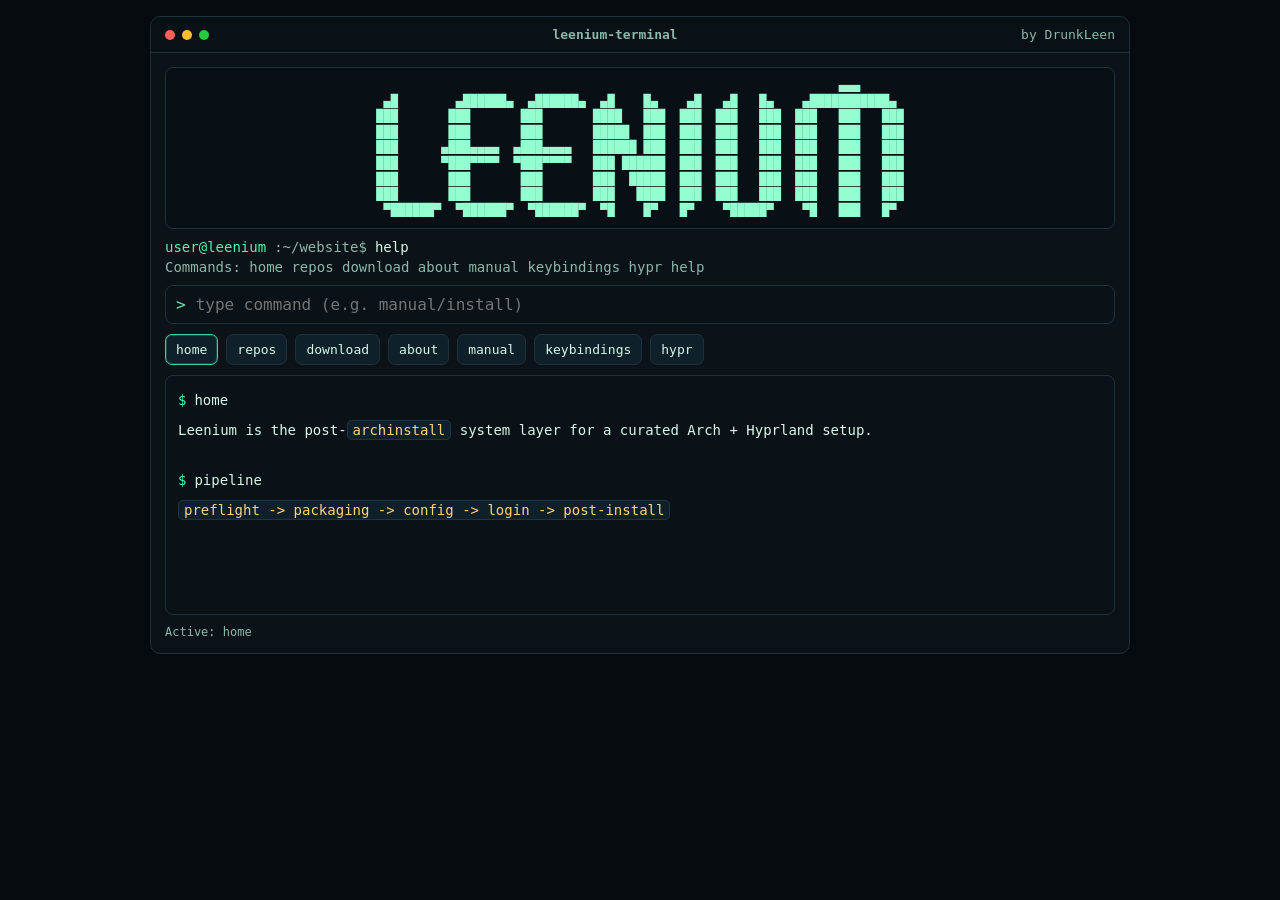
<file: index.html>
<!doctype html>
<html lang="en">
<head>
  <meta charset="UTF-8" />
  <meta name="viewport" content="width=device-width, initial-scale=1.0" />
  <title>Leenium Terminal</title>
  <link rel="icon" type="image/x-icon" href="./favicon.ico" />
  <style>
    :root {
      --bg: #060b0f;
      --panel: #0b1319;
      --line: #1d313d;
      --text: #d8f7ea;
      --muted: #8cb7a9;
      --ok: #5cf0ad;
      --warn: #ffd479;
      --accent: #35d6a0;
    }

    * { box-sizing: border-box; }

    body {
      margin: 0;
      font-family: "JetBrains Mono", ui-monospace, SFMono-Regular, Menlo, Consolas, monospace;
      background: var(--bg);
      color: var(--text);
      min-height: 100vh;
      padding: 16px;
    }

    .terminal {
      width: min(980px, 100%);
      margin: 0 auto;
      border: 1px solid var(--line);
      border-radius: 10px;
      background: var(--panel);
      overflow: hidden;
    }

    .topbar {
      display: flex;
      align-items: center;
      justify-content: space-between;
      gap: 10px;
      padding: 10px 14px;
      border-bottom: 1px solid var(--line);
      font-size: 13px;
      color: var(--muted);
      background: #0a1116;
    }

    .dots { display: flex; gap: 7px; }
    .dot { width: 10px; height: 10px; border-radius: 50%; }
    .dot.r { background: #ff5f56; }
    .dot.y { background: #ffbd2e; }
    .dot.g { background: #27c93f; }

    .body { padding: 14px; }

    .logo-wrap {
      border: 1px solid var(--line);
      border-radius: 8px;
      padding: 10px;
      background: #081016;
      overflow-x: auto;
      margin-bottom: 10px;
      text-align: center;
    }

    pre.logo {
      display: inline-block;
      margin: 0;
      color: #93ffd1;
      font-size: clamp(8px, 1.15vw, 12px);
      line-height: 1.3;
      white-space: pre;
    }

    .line {
      display: flex;
      gap: 8px;
      flex-wrap: wrap;
      margin: 4px 0;
      font-size: 14px;
    }

    .prompt { color: var(--ok); }
    .path { color: var(--muted); }
    .muted { color: var(--muted); }

    .cmdbar {
      margin: 10px 0;
      display: flex;
      align-items: center;
      gap: 8px;
      border: 1px solid var(--line);
      border-radius: 8px;
      padding: 8px 10px;
      background: #0a1218;
    }

    .cmdbar input {
      flex: 1;
      min-width: 0;
      border: 0;
      outline: none;
      background: transparent;
      color: var(--text);
      font: inherit;
    }

    .tabs {
      display: flex;
      flex-wrap: wrap;
      gap: 8px;
      margin: 10px 0;
    }

    .tab {
      border: 1px solid var(--line);
      border-radius: 7px;
      background: #10202a;
      color: var(--text);
      padding: 7px 10px;
      cursor: pointer;
      font: inherit;
      font-size: 13px;
    }

    .tab:hover,
    .tab:focus-visible {
      border-color: var(--accent);
      outline: none;
    }

    .tab.active {
      border-color: var(--accent);
      box-shadow: inset 0 0 0 1px rgba(53, 214, 160, 0.24);
    }

    .panel {
      border: 1px solid var(--line);
      border-radius: 8px;
      background: #0a1117;
      padding: 12px;
      min-height: 240px;
      font-size: 14px;
      display: none;
    }

    .panel.active { display: block; }

    ul { margin: 0; padding-left: 18px; }
    li { margin: 6px 0; }

    .download-grid {
      display: grid;
      grid-template-columns: minmax(0, 1.3fr) minmax(280px, 0.9fr);
      gap: 14px;
      margin-top: 10px;
      align-items: start;
    }

    .download-card {
      border: 1px solid var(--line);
      border-radius: 10px;
      background: linear-gradient(180deg, #0d1820 0%, #0a1117 100%);
      padding: 14px;
    }

    .download-card.primary {
      background:
        radial-gradient(circle at top right, rgba(53, 214, 160, 0.14), transparent 42%),
        linear-gradient(180deg, #0e1820 0%, #0a1117 100%);
    }

    .eyebrow {
      display: inline-flex;
      align-items: center;
      gap: 8px;
      margin-bottom: 10px;
      color: var(--accent);
      font-size: 12px;
      letter-spacing: 0.08em;
      text-transform: uppercase;
    }

    .download-card h3 {
      margin: 0 0 8px;
      font-size: 20px;
      line-height: 1.2;
    }

    .download-card p {
      margin: 0;
      color: var(--muted);
      line-height: 1.6;
    }

    .download-actions {
      display: flex;
      flex-wrap: wrap;
      gap: 10px;
      margin-top: 14px;
    }

    .download-button {
      display: inline-flex;
      align-items: center;
      justify-content: center;
      border: 1px solid var(--accent);
      border-radius: 8px;
      background: rgba(53, 214, 160, 0.12);
      color: var(--text);
      padding: 10px 14px;
      font-weight: 700;
    }

    .download-button:hover,
    .download-button:focus-visible {
      text-decoration: none;
      background: rgba(53, 214, 160, 0.18);
    }

    .download-meta {
      margin-top: 12px;
      font-size: 12px;
      color: var(--muted);
    }

    .hash-label {
      margin: 0 0 8px;
      color: var(--text);
      font-size: 13px;
    }

    .hash-block {
      display: block;
      width: 100%;
      overflow-wrap: anywhere;
      line-height: 1.6;
      padding: 10px 12px;
    }

    .verify-copy {
      margin-top: 12px;
    }

    .status {
      margin-top: 10px;
      color: var(--muted);
      font-size: 12px;
    }

    a { color: #94f1cd; text-decoration: none; }
    a:hover, a:focus-visible { text-decoration: underline; outline: none; }

    code {
      color: var(--warn);
      background: #10202a;
      border: 1px solid #1d3545;
      border-radius: 5px;
      padding: 1px 5px;
    }

    @media (max-width: 760px) {
      body { padding: 8px; }
      .body { padding: 10px; }
      .download-grid { grid-template-columns: 1fr; }
    }
  </style>
</head>
<body>
  <main class="terminal" role="application" aria-label="Leenium terminal website">
    <header class="topbar">
      <div class="dots" aria-hidden="true">
        <span class="dot r"></span><span class="dot y"></span><span class="dot g"></span>
      </div>
      <strong>leenium-terminal</strong>
      <span>by DrunkLeen</span>
    </header>

    <div class="body">
      <div class="logo-wrap" aria-label="Leenium logo">
<pre class="logo">                                                          ▄▄▄
 ▄█        ▄██████▄  ▄██████▄  ▄█    █▄    ▄█   ▄█   █▄    ▄███████████▄ 
███       ███       ███       ████   ███  ███  ███   ███  ███   ███   ███
███       ███       ███       █████  ███  ███  ███   ███  ███   ███   ███
███      ▄███▄▄▄▄  ▄███▄▄▄▄   ██████ ███  ███  ███   ███  ███   ███   ███
███      ▀███▀▀▀▀  ▀███▀▀▀▀   ███ ██████  ███  ███   ███  ███   ███   ███
███       ███       ███       ███  █████  ███  ███   ███  ███   ███   ███
███       ███       ███       ███   ████  ███  ███   ███  ███   ███   ███
 ▀██████▀  ▀██████▀  ▀██████▀  ▀█    █▀   █▀    ▀█████▀    ▀█   ███   █▀ 
</pre>
      </div>

      <div class="line"><span class="prompt">user@leenium</span><span class="path">:~/website$</span><span>help</span></div>
      <div class="line muted">Commands: home repos download about manual keybindings hypr help</div>

      <label class="cmdbar" for="commandInput">
        <span class="prompt">&gt;</span>
        <input id="commandInput" type="text" autocomplete="off" spellcheck="false" placeholder="type command (e.g. manual/install)" />
      </label>

      <nav class="tabs" aria-label="sections">
        <button class="tab" data-target="home">home</button>
        <button class="tab" data-target="repos">repos</button>
        <button class="tab" data-target="download">download</button>
        <button class="tab" data-target="about">about</button>
        <button class="tab" data-target="manual">manual</button>
        <button class="tab" data-target="keybindings">keybindings</button>
        <button class="tab" data-target="hypr">hypr</button>
      </nav>

      <section id="home" class="panel active">
        <div class="line"><span class="prompt">$</span> home</div>
        <p>Leenium is the post-<code>archinstall</code> system layer for a curated Arch + Hyprland setup.</p>
        <br>
        <div class="line"><span class="prompt">$</span> pipeline</div>
        <p><code>preflight -> packaging -> config -> login -> post-install</code></p>
      </section>

      <section id="repos" class="panel">
        <div class="line"><span class="prompt">$</span> repos</div>
        <ul>
          <li><a href="https://github.com/leenium/leenium" target="_blank" rel="noopener noreferrer">github.com/leenium/leenium</a> - installer payload</li>
          <li><a href="https://github.com/leenium/iso" target="_blank" rel="noopener noreferrer">github.com/leenium/iso</a> - ISO builder</li>
          <li><a href="https://github.com/leenium/leenium/wiki" target="_blank" rel="noopener noreferrer">github.com/leenium/leenium/wiki</a> - docs/wiki</li>
          <li><a href="https://github.com/leenium" target="_blank" rel="noopener noreferrer">github.com/leenium</a> - organization</li>
        </ul>
      </section>

      <section id="download" class="panel">
        <div class="line"><span class="prompt">$</span> download</div>
        <div class="download-grid">
          <article class="download-card primary">
            <div class="eyebrow">Latest Build</div>
            <h3>Download the current x86_64 ISO</h3>
            <p>Leenium is currently published as a single x86_64 image. Download it from GitHub, then verify the checksum before writing it to USB media.</p>
            <div class="download-actions">
              <a class="download-button" href="https://github.com/leenium/iso/releases" target="_blank" rel="noopener noreferrer">Open GitHub Releases</a>
            </div>
            <div class="download-meta">This site is the landing page. Release artifacts live on <code>github.com/leenium/iso/releases</code>.</div>
          </article>

          <article class="download-card">
            <div class="eyebrow">Verification</div>
            <p class="hash-label">SHA256</p>
            <code class="hash-block">Paste the current x86_64 ISO SHA256 here.</code>
            <p class="verify-copy">After downloading, compare it with <code>sha256sum leenium-*.iso</code> before booting the installer.</p>
          </article>
        </div>
      </section>

      <section id="about" class="panel">
        <div class="line"><span class="prompt">$</span> about</div>
        <ul>
          <li>scripted install and hardware compatibility fixes</li>
          <li>hyprland-centered keyboard-first desktop defaults</li>
          <li>operational command surface with <code>leenium-*</code> tools</li>
          <li>theme and config layering (defaults + user overrides)</li>
        </ul>
      </section>

      <section id="manual" class="panel">
        <div class="line"><span class="prompt">$</span> manual</div>
        <ul>
          <li><a href="manual/install/">Install Manual</a></li>
          <li><a href="manual/post-install/">Post-Install Guide</a></li>
          <li><a href="manual/troubleshooting/">Troubleshooting</a></li>
          <li><a href="manual/keybindings/">Keybindings</a></li>
          <li><a href="manual/hypr/">Hypr Config Reference</a></li>
          <li><a href="manual/">Manual Home</a></li>
        </ul>
      </section>

      <section id="keybindings" class="panel">
        <div class="line"><span class="prompt">$</span> keybindings</div>
        <p>Complete parsed keymap is available in the manual chapter below.</p>
        <ul>
          <li><a href="manual/keybindings/">Open Generated Keybindings Manual</a></li>
          <li>Includes applications, media, tiling, utilities, and legacy compatibility binds.</li>
          <li>Source files: <code>leenium/config/hypr/bindings.conf</code> + <code>leenium/default/hypr/bindings/*.conf</code></li>
        </ul>
      </section>

      <section id="hypr" class="panel">
        <div class="line"><span class="prompt">$</span> hypr</div>
        <ul>
          <li><code>~/.local/share/leenium/default/hypr</code> (base defaults)</li>
          <li><code>~/.config/leenium/current/theme/hyprland.conf</code> (theme layer)</li>
          <li><code>~/.config/hypr/*.conf</code> (user overrides)</li>
          <li>Reference: <a href="manual/hypr/">manual/hypr</a></li>
        </ul>
      </section>

      <div class="status" id="statusLine">Tip: keys 1-7 switch sections.</div>
    </div>
  </main>

  <script>
    const tabs = [...document.querySelectorAll('.tab')];
    const panels = [...document.querySelectorAll('.panel')];
    const commandInput = document.getElementById('commandInput');
    const statusLine = document.getElementById('statusLine');
    const map = ['home', 'repos', 'download', 'about', 'manual', 'keybindings', 'hypr'];

    const aliases = {
      repo: 'repos',
      repositories: 'repos',
      docs: 'manual',
      kb: 'keybindings',
      keybind: 'keybindings',
      keybinds: 'keybindings',
      iso: 'download',
      'download iso': 'download',
      hyprland: 'hypr',
      start: 'home'
    };

    const manualRoutes = {
      install: 'manual/install/',
      'post-install': 'manual/post-install/',
      postinstall: 'manual/post-install/',
      troubleshooting: 'manual/troubleshooting/',
      'manual/install': 'manual/install/',
      'manual/post-install': 'manual/post-install/',
      'manual/postinstall': 'manual/post-install/',
      'manual/troubleshooting': 'manual/troubleshooting/',
      'manual/keybindings': 'manual/keybindings/',
      'manual/hypr': 'manual/hypr/'
    };

    function showPanel(id) {
      if (!map.includes(id)) return;
      panels.forEach(panel => panel.classList.toggle('active', panel.id === id));
      tabs.forEach(tab => tab.classList.toggle('active', tab.dataset.target === id));
      statusLine.textContent = `Active: ${id}`;
      window.location.hash = id;
    }

    function runCommand(raw) {
      const value = raw.trim().toLowerCase();
      const normalized = value
        .replace(/\s+/g, ' ')
        .replace(/^manual\s+/, 'manual/')
        .replace(/\s*\/\s*/g, '/');

      if (!value) return;
      if (value === 'help') {
        statusLine.textContent = 'home repos download about manual keybindings hypr manual/install manual/post-install manual/troubleshooting';
        return;
      }

      if (manualRoutes[value] || manualRoutes[normalized]) {
        window.location.href = manualRoutes[value] || manualRoutes[normalized];
        return;
      }

      const resolved = aliases[value] || aliases[normalized] || normalized;
      if (map.includes(resolved)) {
        showPanel(resolved);
        return;
      }

      statusLine.textContent = `Unknown command: ${value}`;
    }

    tabs.forEach(tab => tab.addEventListener('click', () => showPanel(tab.dataset.target)));

    commandInput.addEventListener('keydown', (event) => {
      if (event.key !== 'Enter') return;
      runCommand(commandInput.value);
      commandInput.value = '';
    });

    window.addEventListener('keydown', (event) => {
      const idx = Number(event.key) - 1;
      if (idx >= 0 && idx < map.length) showPanel(map[idx]);
    });

    window.addEventListener('hashchange', () => {
      const id = window.location.hash.replace(/^#/, '').trim();
      if (map.includes(id)) showPanel(id);
    });

    const initial = window.location.hash.replace(/^#/, '').trim();
    showPanel(map.includes(initial) ? initial : 'home');
  </script>
</body>
</html>
</file>
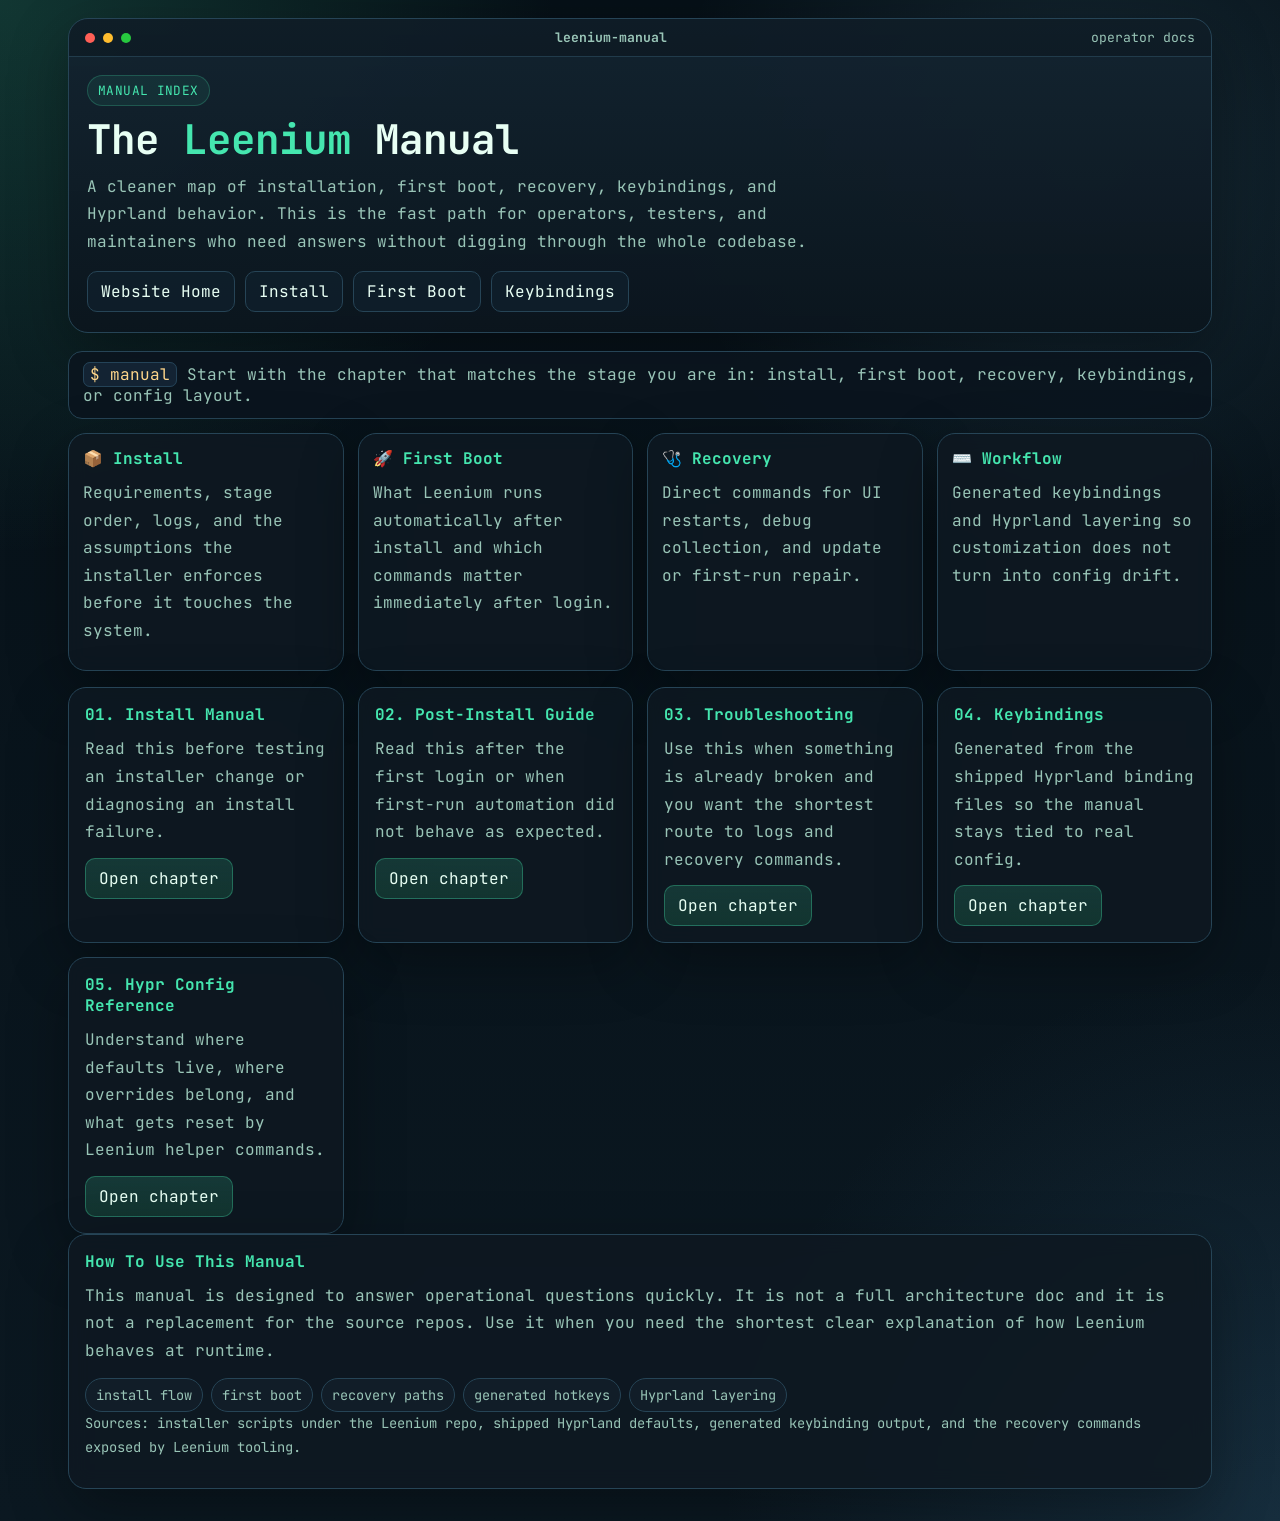
<file: manual/index.html>
<!doctype html>
<html lang="en">
<head>
  <meta charset="UTF-8" />
  <meta name="viewport" content="width=device-width, initial-scale=1.0" />
  <title>Leenium Manual</title>
  <link rel="icon" type="image/x-icon" href="../favicon.ico" />
  <link rel="preconnect" href="https://fonts.googleapis.com">
  <link rel="preconnect" href="https://fonts.gstatic.com" crossorigin>
  <link href="https://fonts.googleapis.com/css2?family=JetBrains+Mono:wght@400;600&display=swap" rel="stylesheet">
  <link rel="stylesheet" href="./style.css" />
</head>
<body>
  <div class="wrapper">
    <header class="top">
      <div class="chrome">
        <div class="dots" aria-hidden="true">
          <span class="dot r"></span><span class="dot y"></span><span class="dot g"></span>
        </div>
        <strong>leenium-manual</strong>
        <span>operator docs</span>
      </div>
      <div class="top-body">
        <span class="eyebrow">Manual Index</span>
        <h1 class="title">The <span class="title-accent">Leenium</span> Manual</h1>
        <p class="subtitle">A cleaner map of installation, first boot, recovery, keybindings, and Hyprland behavior. This is the fast path for operators, testers, and maintainers who need answers without digging through the whole codebase.</p>
        <nav class="nav">
          <a href="../">Website Home</a>
          <a href="./install/">Install</a>
          <a href="./post-install/">First Boot</a>
          <a href="./keybindings/">Keybindings</a>
        </nav>
      </div>
    </header>

    <p class="shell-note"><code>$ manual</code> Start with the chapter that matches the stage you are in: install, first boot, recovery, keybindings, or config layout.</p>

    <section class="hero-grid">
      <article class="mini-card">
        <h3>📦 Install</h3>
        <p>Requirements, stage order, logs, and the assumptions the installer enforces before it touches the system.</p>
      </article>
      <article class="mini-card">
        <h3>🚀 First Boot</h3>
        <p>What Leenium runs automatically after install and which commands matter immediately after login.</p>
      </article>
      <article class="mini-card">
        <h3>🩺 Recovery</h3>
        <p>Direct commands for UI restarts, debug collection, and update or first-run repair.</p>
      </article>
      <article class="mini-card">
        <h3>⌨️ Workflow</h3>
        <p>Generated keybindings and Hyprland layering so customization does not turn into config drift.</p>
      </article>
    </section>

    <main class="grid">
      <article class="card">
        <h2>01. Install Manual</h2>
        <p>Read this before testing an installer change or diagnosing an install failure.</p>
        <a class="button primary" href="./install/">Open chapter</a>
      </article>

      <article class="card">
        <h2>02. Post-Install Guide</h2>
        <p>Read this after the first login or when first-run automation did not behave as expected.</p>
        <a class="button primary" href="./post-install/">Open chapter</a>
      </article>

      <article class="card">
        <h2>03. Troubleshooting</h2>
        <p>Use this when something is already broken and you want the shortest route to logs and recovery commands.</p>
        <a class="button primary" href="./troubleshooting/">Open chapter</a>
      </article>

      <article class="card">
        <h2>04. Keybindings</h2>
        <p>Generated from the shipped Hyprland binding files so the manual stays tied to real config.</p>
        <a class="button primary" href="./keybindings/">Open chapter</a>
      </article>

      <article class="card">
        <h2>05. Hypr Config Reference</h2>
        <p>Understand where defaults live, where overrides belong, and what gets reset by Leenium helper commands.</p>
        <a class="button primary" href="./hypr/">Open chapter</a>
      </article>
    </main>

    <section class="section">
      <div class="section-intro">
        <div>
          <h2>How To Use This Manual</h2>
          <p>This manual is designed to answer operational questions quickly. It is not a full architecture doc and it is not a replacement for the source repos. Use it when you need the shortest clear explanation of how Leenium behaves at runtime.</p>
        </div>
      </div>
      <div class="pill-row">
        <span class="pill">install flow</span>
        <span class="pill">first boot</span>
        <span class="pill">recovery paths</span>
        <span class="pill">generated hotkeys</span>
        <span class="pill">Hyprland layering</span>
      </div>
      <p class="footer">Sources: installer scripts under the Leenium repo, shipped Hyprland defaults, generated keybinding output, and the recovery commands exposed by Leenium tooling.</p>
    </section>
  </div>
</body>
</html>
</file>
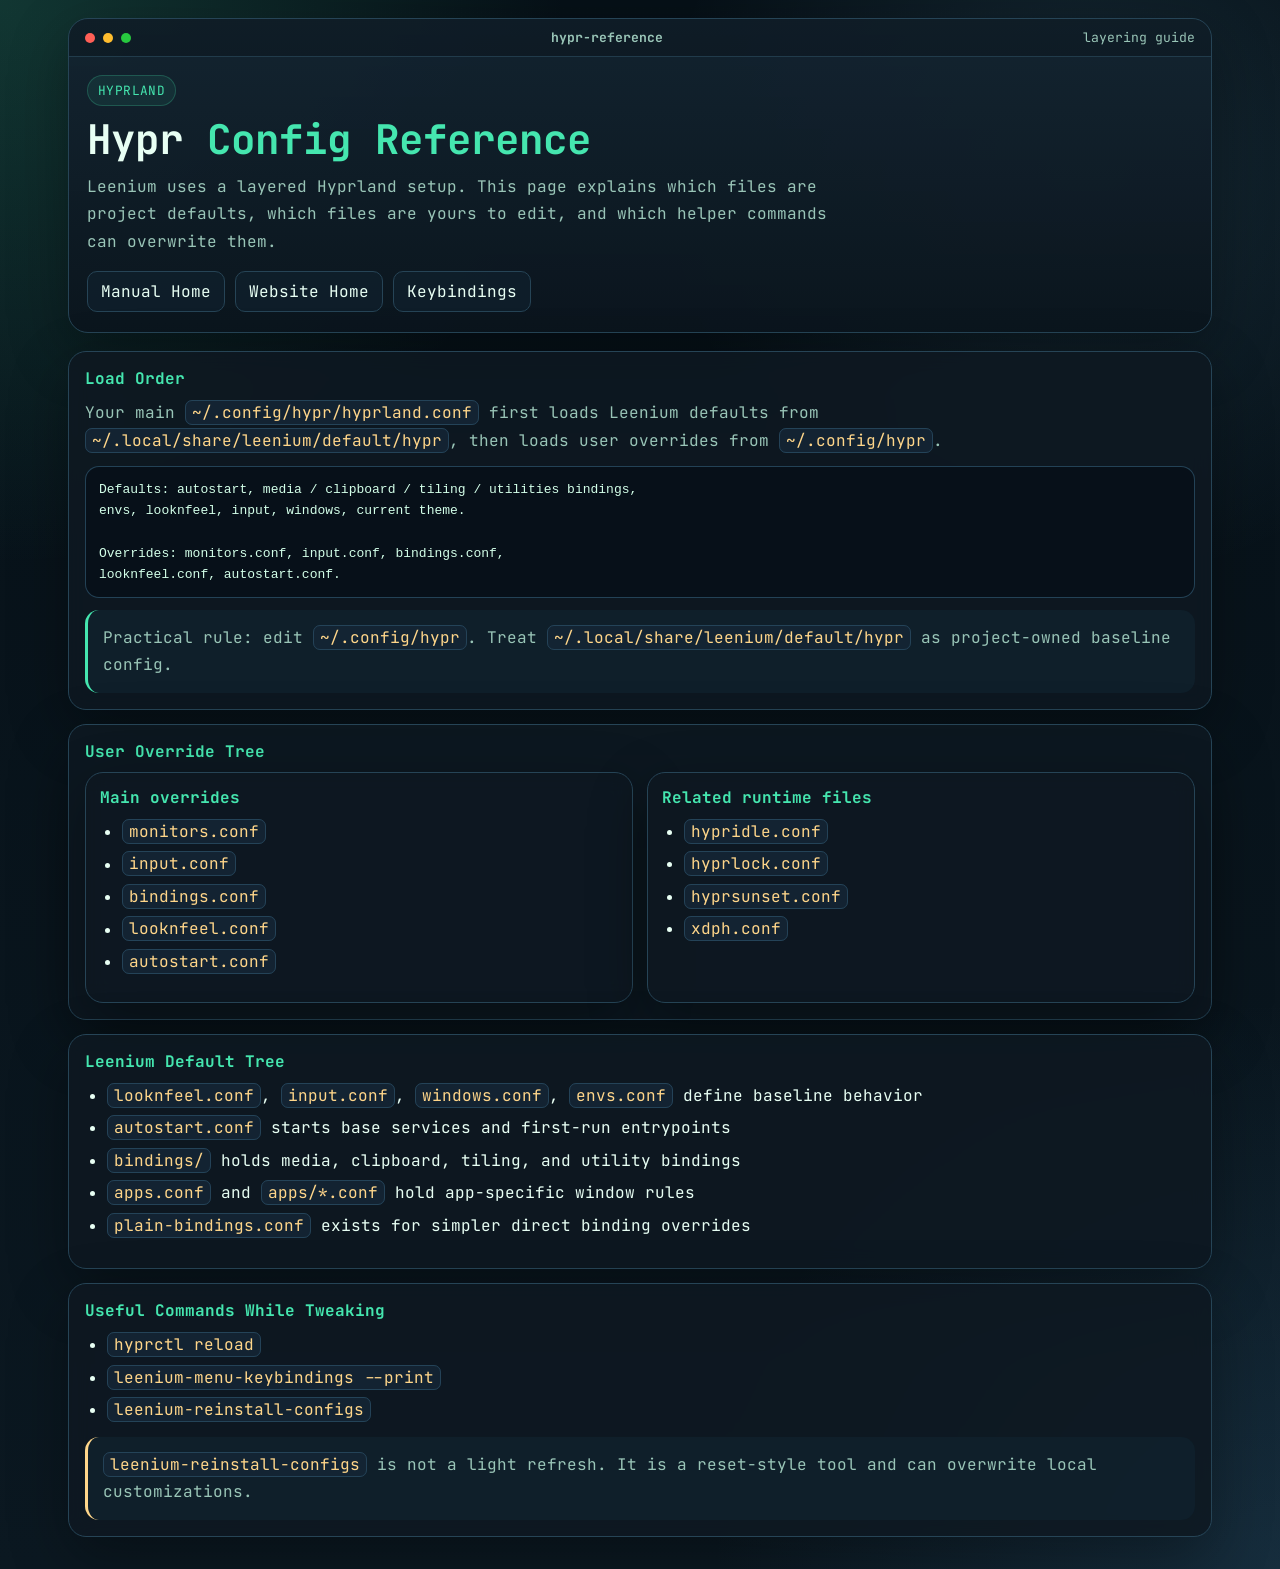
<file: manual/hypr/index.html>
<!doctype html>
<html lang="en">
<head>
  <meta charset="UTF-8" />
  <meta name="viewport" content="width=device-width, initial-scale=1.0" />
  <title>Leenium Hypr Config Reference</title>
  <link rel="icon" type="image/x-icon" href="../../favicon.ico" />
  <link rel="preconnect" href="https://fonts.googleapis.com">
  <link rel="preconnect" href="https://fonts.gstatic.com" crossorigin>
  <link href="https://fonts.googleapis.com/css2?family=JetBrains+Mono:wght@400;600&display=swap" rel="stylesheet">
  <link rel="stylesheet" href="../style.css" />
</head>
<body>
  <div class="wrapper">
    <header class="top">
      <div class="chrome">
        <div class="dots" aria-hidden="true">
          <span class="dot r"></span><span class="dot y"></span><span class="dot g"></span>
        </div>
        <strong>hypr-reference</strong>
        <span>layering guide</span>
      </div>
      <div class="top-body">
        <span class="eyebrow">Hyprland</span>
        <h1 class="title">Hypr <span class="title-accent">Config Reference</span></h1>
        <p class="subtitle">Leenium uses a layered Hyprland setup. This page explains which files are project defaults, which files are yours to edit, and which helper commands can overwrite them.</p>
        <nav class="nav">
          <a href="../">Manual Home</a>
          <a href="../../">Website Home</a>
          <a href="../keybindings/">Keybindings</a>
        </nav>
      </div>
    </header>

    <section class="section">
      <h2>Load Order</h2>
      <p>Your main <code>~/.config/hypr/hyprland.conf</code> first loads Leenium defaults from <code>~/.local/share/leenium/default/hypr</code>, then loads user overrides from <code>~/.config/hypr</code>.</p>
      <pre>Defaults: autostart, media / clipboard / tiling / utilities bindings,
envs, looknfeel, input, windows, current theme.

Overrides: monitors.conf, input.conf, bindings.conf,
looknfeel.conf, autostart.conf.</pre>
      <div class="callout">
        <p>Practical rule: edit <code>~/.config/hypr</code>. Treat <code>~/.local/share/leenium/default/hypr</code> as project-owned baseline config.</p>
      </div>
    </section>

    <section class="section">
      <h2>User Override Tree</h2>
      <div class="columns-2">
        <div class="mini-card">
          <h3>Main overrides</h3>
          <ul>
            <li><code>monitors.conf</code></li>
            <li><code>input.conf</code></li>
            <li><code>bindings.conf</code></li>
            <li><code>looknfeel.conf</code></li>
            <li><code>autostart.conf</code></li>
          </ul>
        </div>
        <div class="mini-card">
          <h3>Related runtime files</h3>
          <ul>
            <li><code>hypridle.conf</code></li>
            <li><code>hyprlock.conf</code></li>
            <li><code>hyprsunset.conf</code></li>
            <li><code>xdph.conf</code></li>
          </ul>
        </div>
      </div>
    </section>

    <section class="section">
      <h2>Leenium Default Tree</h2>
      <ul>
        <li><code>looknfeel.conf</code>, <code>input.conf</code>, <code>windows.conf</code>, <code>envs.conf</code> define baseline behavior</li>
        <li><code>autostart.conf</code> starts base services and first-run entrypoints</li>
        <li><code>bindings/</code> holds media, clipboard, tiling, and utility bindings</li>
        <li><code>apps.conf</code> and <code>apps/*.conf</code> hold app-specific window rules</li>
        <li><code>plain-bindings.conf</code> exists for simpler direct binding overrides</li>
      </ul>
    </section>

    <section class="section">
      <h2>Useful Commands While Tweaking</h2>
      <ul>
        <li><code>hyprctl reload</code></li>
        <li><code>leenium-menu-keybindings --print</code></li>
        <li><code>leenium-reinstall-configs</code></li>
      </ul>
      <div class="callout warn">
        <p><code>leenium-reinstall-configs</code> is not a light refresh. It is a reset-style tool and can overwrite local customizations.</p>
      </div>
    </section>
  </div>
</body>
</html>
</file>
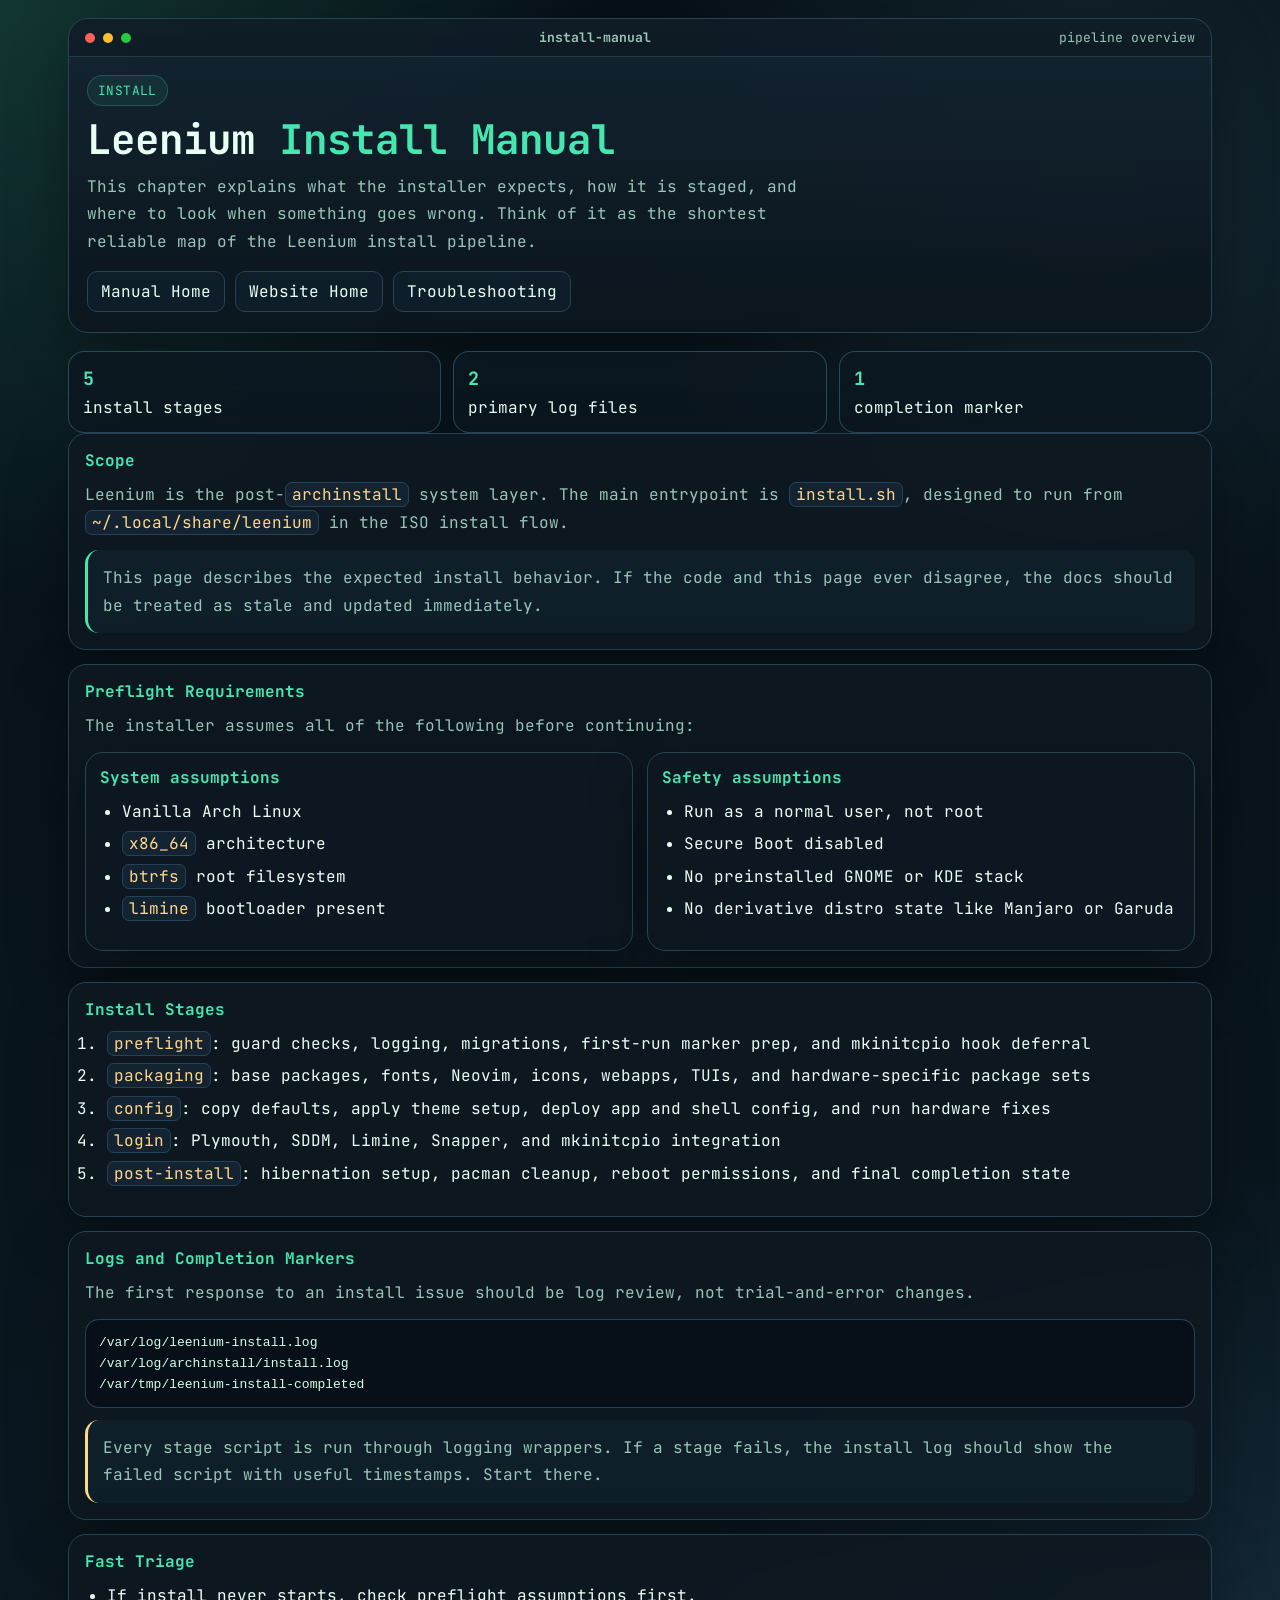
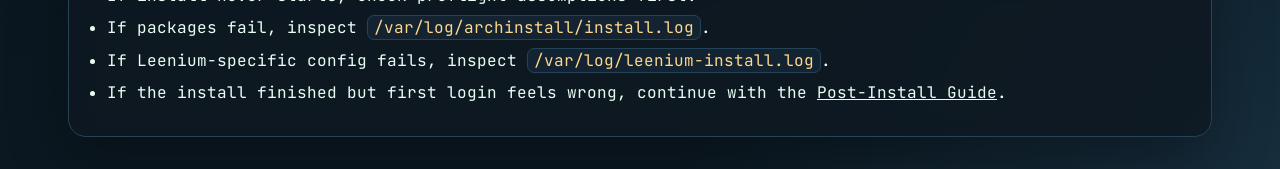
<file: manual/install/index.html>
<!doctype html>
<html lang="en">
<head>
  <meta charset="UTF-8" />
  <meta name="viewport" content="width=device-width, initial-scale=1.0" />
  <title>Leenium Install Manual</title>
  <link rel="icon" type="image/x-icon" href="../../favicon.ico" />
  <link rel="preconnect" href="https://fonts.googleapis.com">
  <link rel="preconnect" href="https://fonts.gstatic.com" crossorigin>
  <link href="https://fonts.googleapis.com/css2?family=JetBrains+Mono:wght@400;600&display=swap" rel="stylesheet">
  <link rel="stylesheet" href="../style.css" />
</head>
<body>
  <div class="wrapper">
    <header class="top">
      <div class="chrome">
        <div class="dots" aria-hidden="true">
          <span class="dot r"></span><span class="dot y"></span><span class="dot g"></span>
        </div>
        <strong>install-manual</strong>
        <span>pipeline overview</span>
      </div>
      <div class="top-body">
        <span class="eyebrow">Install</span>
        <h1 class="title">Leenium <span class="title-accent">Install Manual</span></h1>
        <p class="subtitle">This chapter explains what the installer expects, how it is staged, and where to look when something goes wrong. Think of it as the shortest reliable map of the Leenium install pipeline.</p>
        <nav class="nav">
          <a href="../">Manual Home</a>
          <a href="../../">Website Home</a>
          <a href="../troubleshooting/">Troubleshooting</a>
        </nav>
      </div>
    </header>

    <section class="stats">
      <div class="stat">
        <strong>5</strong>
        install stages
      </div>
      <div class="stat">
        <strong>2</strong>
        primary log files
      </div>
      <div class="stat">
        <strong>1</strong>
        completion marker
      </div>
    </section>

    <section class="section">
      <div class="section-intro">
        <div>
          <h2>Scope</h2>
          <p>Leenium is the post-<code>archinstall</code> system layer. The main entrypoint is <code>install.sh</code>, designed to run from <code>~/.local/share/leenium</code> in the ISO install flow.</p>
        </div>
      </div>
      <div class="callout">
        <p>This page describes the expected install behavior. If the code and this page ever disagree, the docs should be treated as stale and updated immediately.</p>
      </div>
    </section>

    <section class="section">
      <h2>Preflight Requirements</h2>
      <p>The installer assumes all of the following before continuing:</p>
      <div class="columns-2">
        <div class="mini-card">
          <h3>System assumptions</h3>
          <ul>
            <li>Vanilla Arch Linux</li>
            <li><code>x86_64</code> architecture</li>
            <li><code>btrfs</code> root filesystem</li>
            <li><code>limine</code> bootloader present</li>
          </ul>
        </div>
        <div class="mini-card">
          <h3>Safety assumptions</h3>
          <ul>
            <li>Run as a normal user, not root</li>
            <li>Secure Boot disabled</li>
            <li>No preinstalled GNOME or KDE stack</li>
            <li>No derivative distro state like Manjaro or Garuda</li>
          </ul>
        </div>
      </div>
    </section>

    <section class="section">
      <h2>Install Stages</h2>
      <ol>
        <li><code>preflight</code>: guard checks, logging, migrations, first-run marker prep, and mkinitcpio hook deferral</li>
        <li><code>packaging</code>: base packages, fonts, Neovim, icons, webapps, TUIs, and hardware-specific package sets</li>
        <li><code>config</code>: copy defaults, apply theme setup, deploy app and shell config, and run hardware fixes</li>
        <li><code>login</code>: Plymouth, SDDM, Limine, Snapper, and mkinitcpio integration</li>
        <li><code>post-install</code>: hibernation setup, pacman cleanup, reboot permissions, and final completion state</li>
      </ol>
    </section>

    <section class="section">
      <h2>Logs and Completion Markers</h2>
      <p>The first response to an install issue should be log review, not trial-and-error changes.</p>
      <pre>/var/log/leenium-install.log
/var/log/archinstall/install.log
/var/tmp/leenium-install-completed</pre>
      <div class="callout warn">
        <p>Every stage script is run through logging wrappers. If a stage fails, the install log should show the failed script with useful timestamps. Start there.</p>
      </div>
    </section>

    <section class="section">
      <h2>Fast Triage</h2>
      <ul>
        <li>If install never starts, check preflight assumptions first.</li>
        <li>If packages fail, inspect <code>/var/log/archinstall/install.log</code>.</li>
        <li>If Leenium-specific config fails, inspect <code>/var/log/leenium-install.log</code>.</li>
        <li>If the install finished but first login feels wrong, continue with the <a href="../post-install/">Post-Install Guide</a>.</li>
      </ul>
    </section>
  </div>
</body>
</html>
</file>
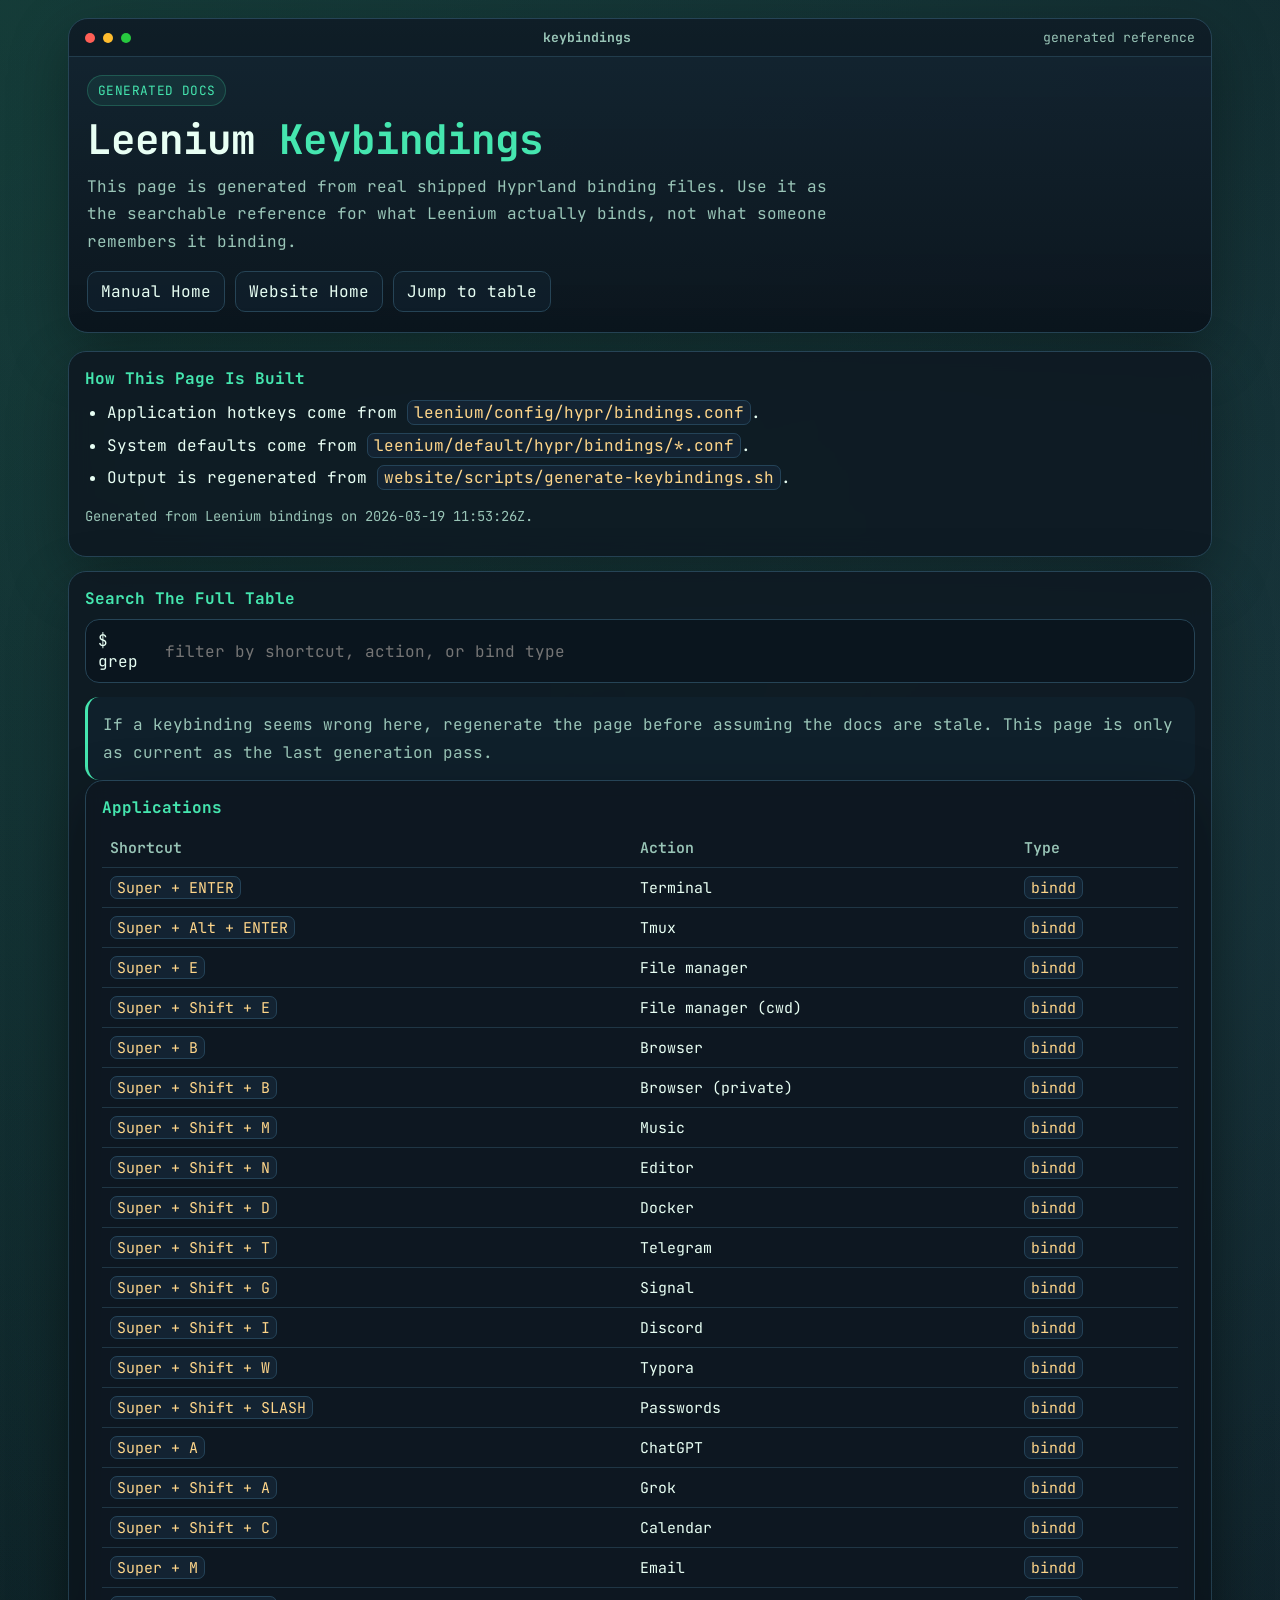
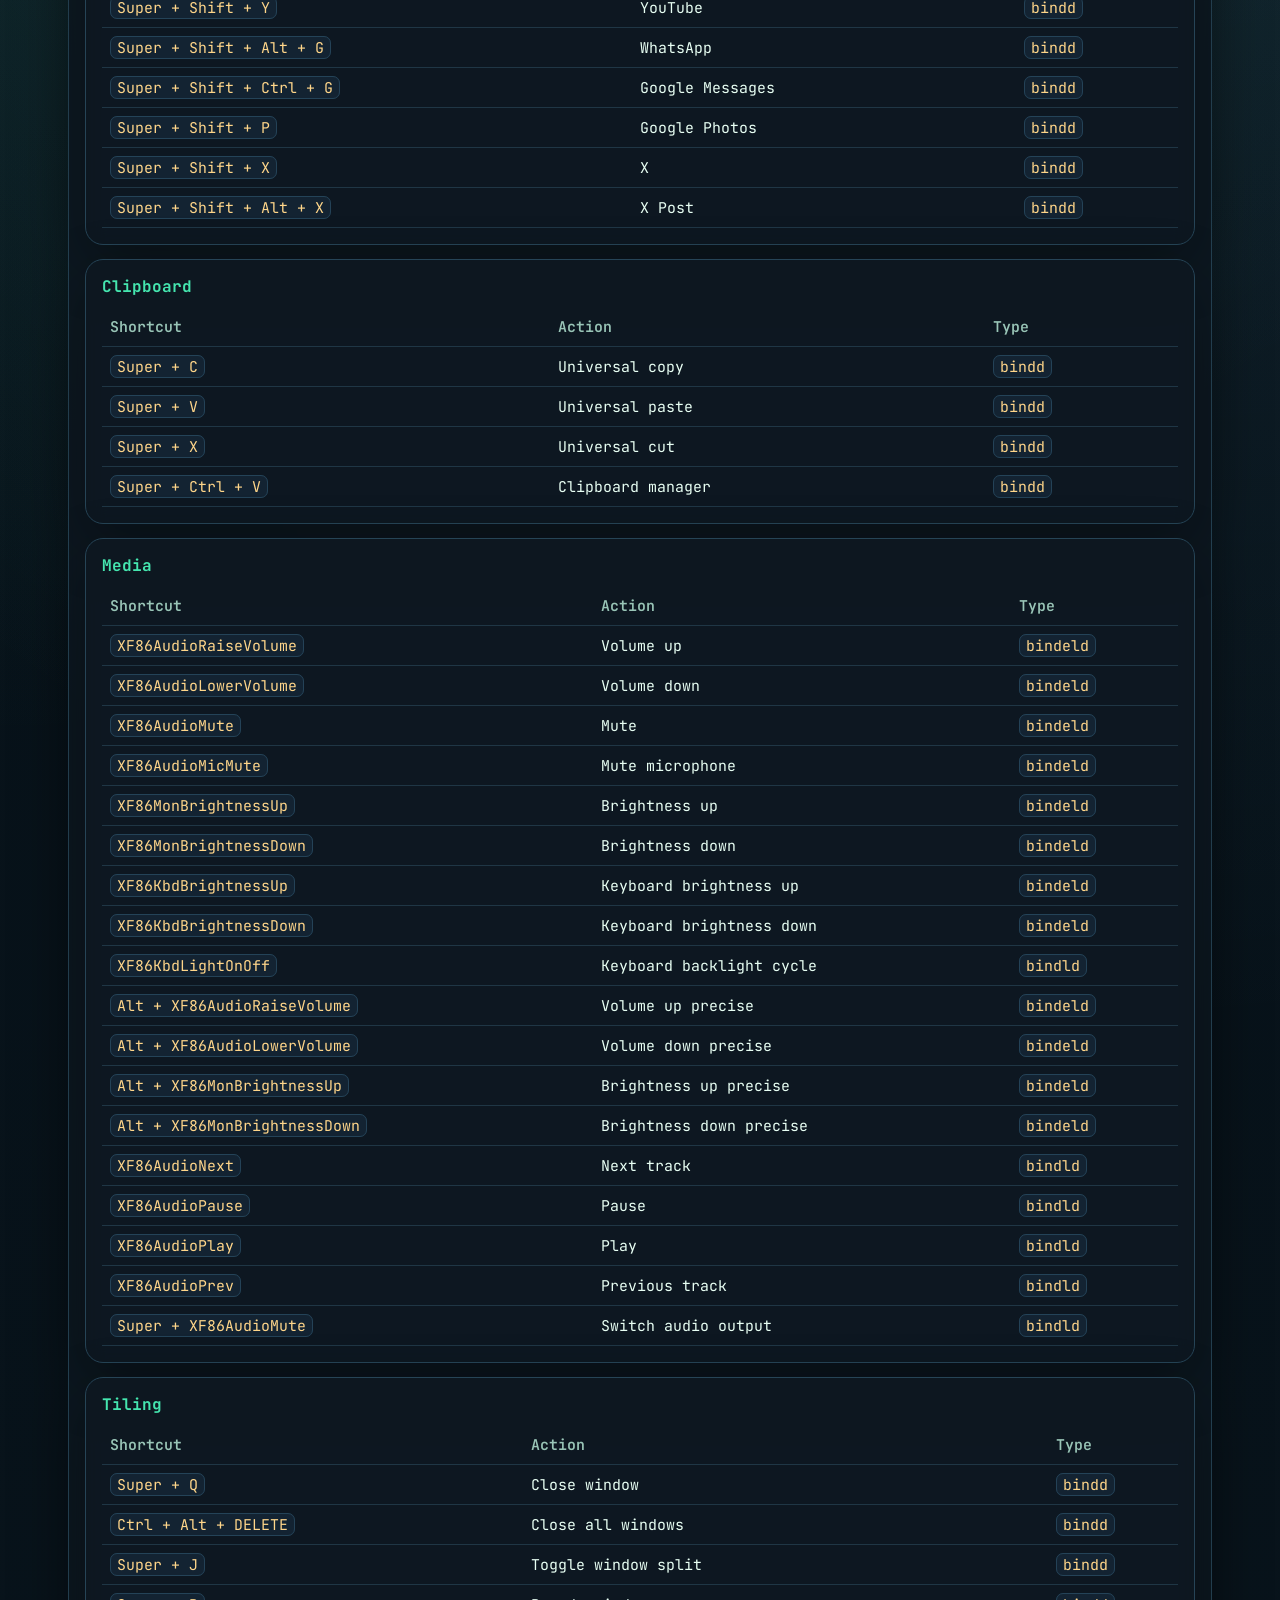
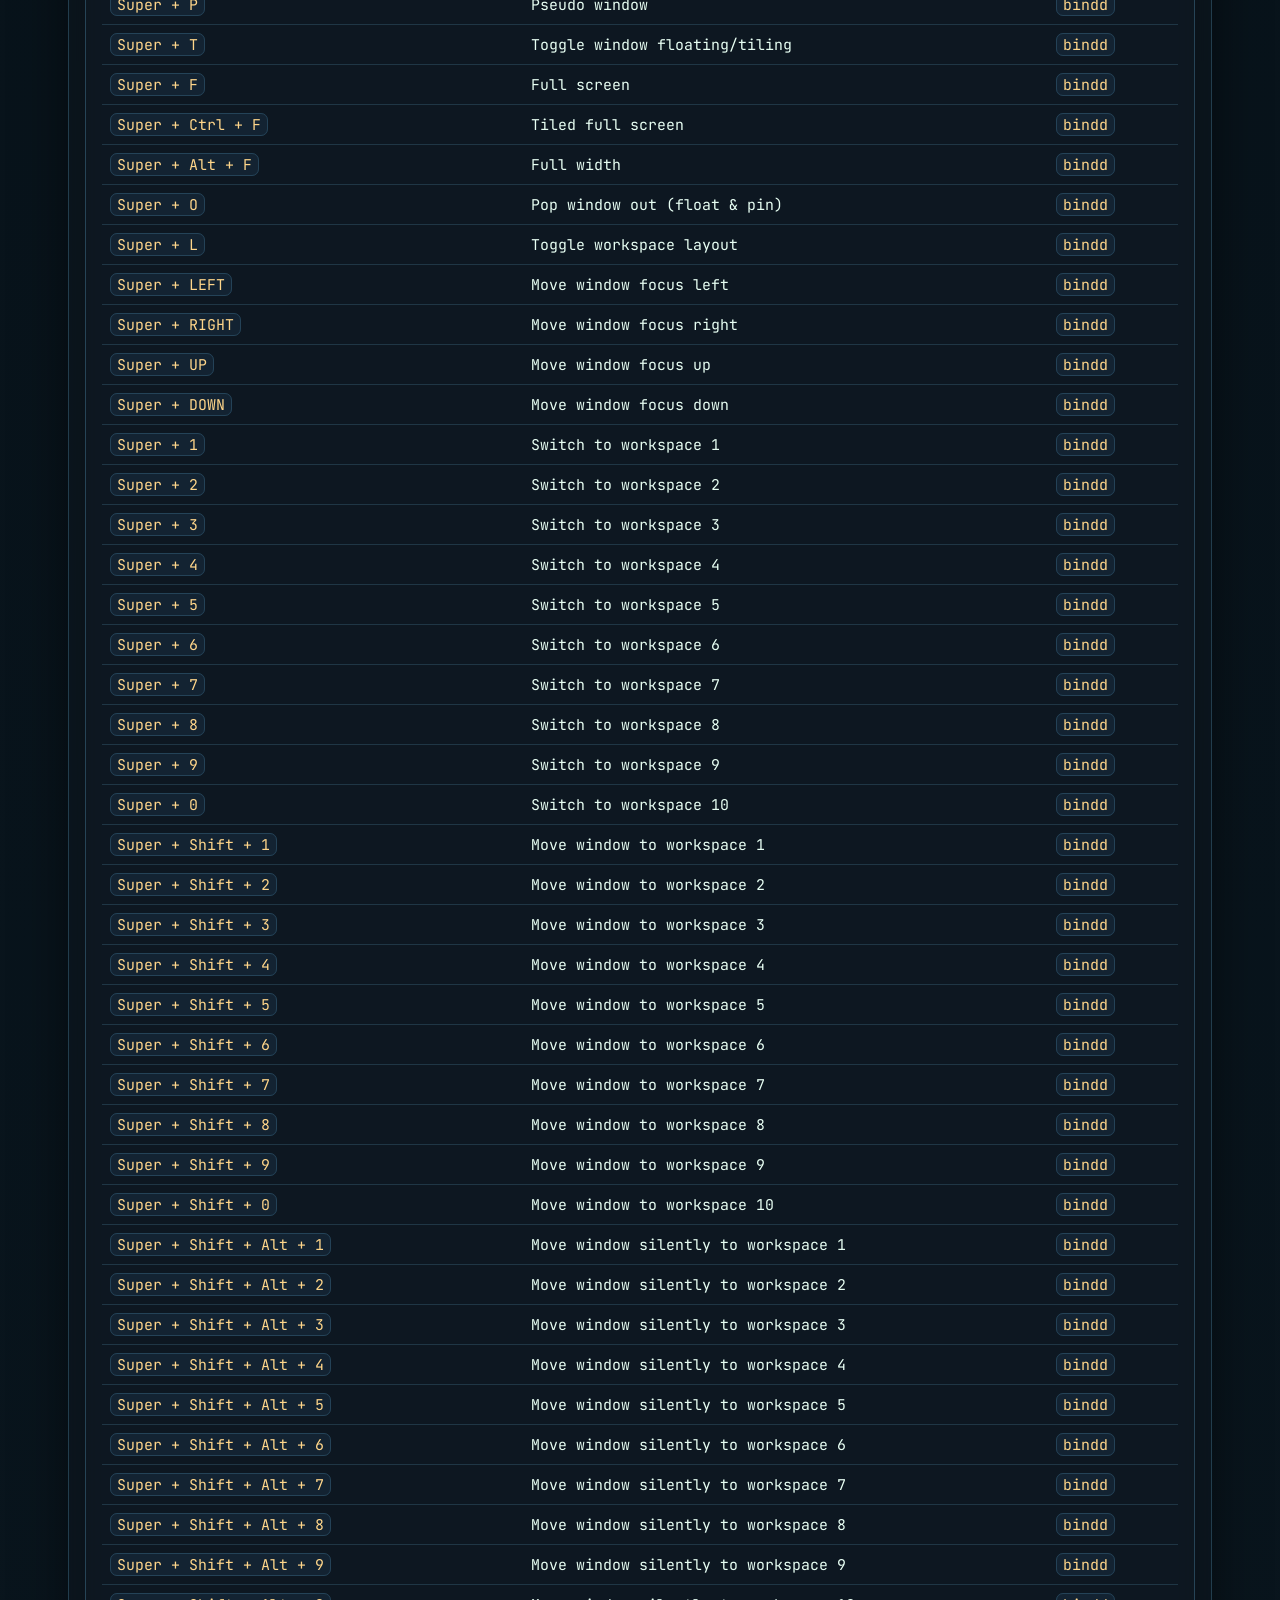
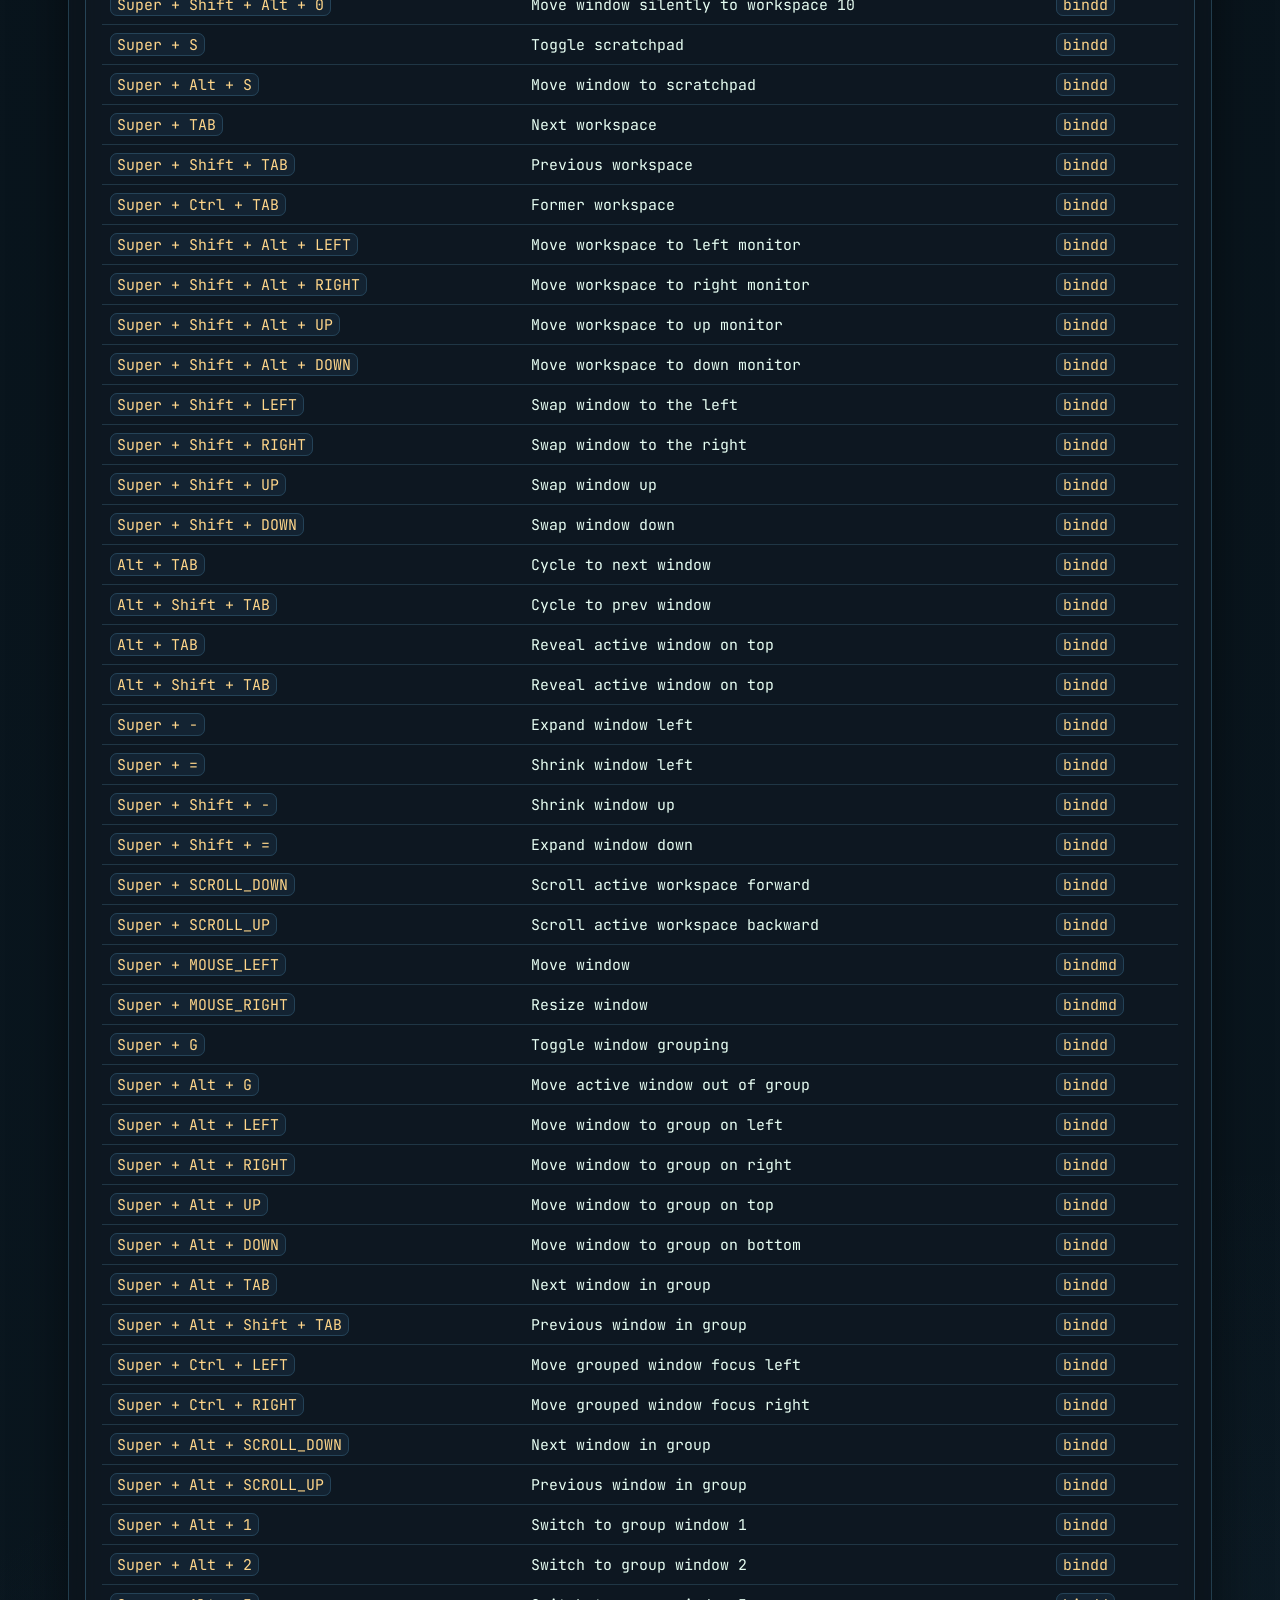
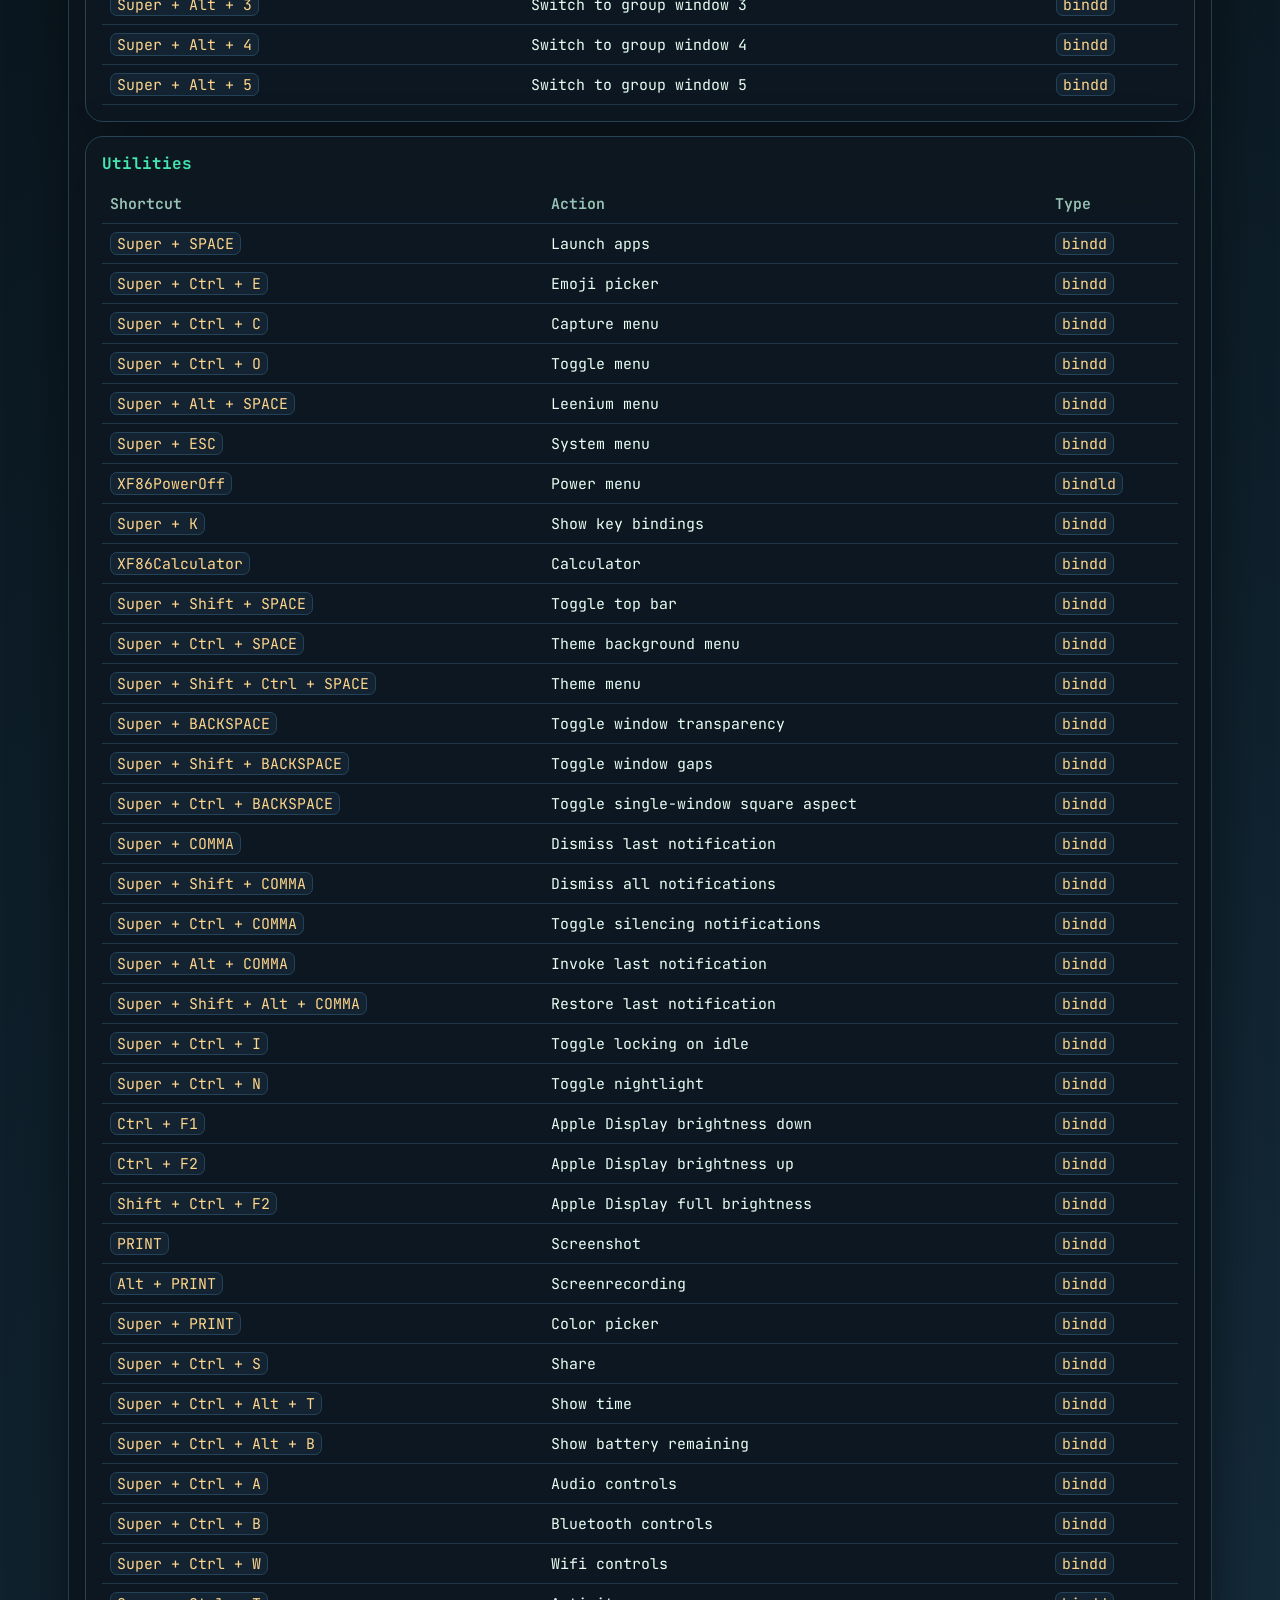
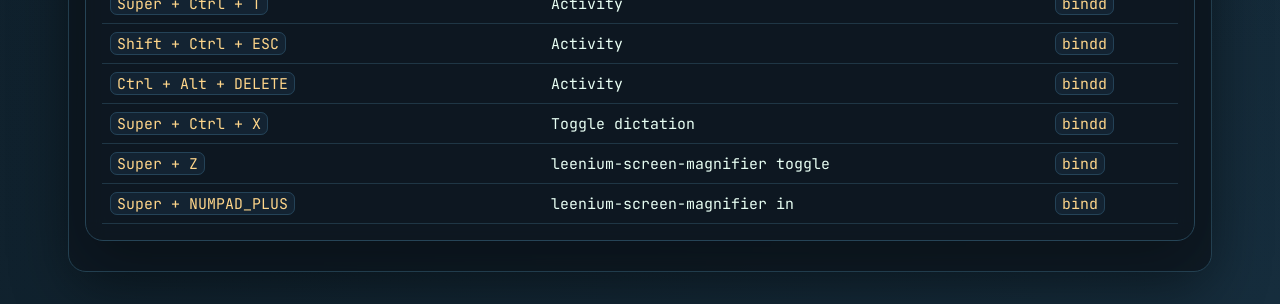
<file: manual/keybindings/index.html>
<!doctype html>
<html lang="en">
<head>
  <meta charset="UTF-8" />
  <meta name="viewport" content="width=device-width, initial-scale=1.0" />
  <title>Leenium Keybindings</title>
  <link rel="icon" type="image/x-icon" href="../../favicon.ico" />
  <link rel="preconnect" href="https://fonts.googleapis.com">
  <link rel="preconnect" href="https://fonts.gstatic.com" crossorigin>
  <link href="https://fonts.googleapis.com/css2?family=JetBrains+Mono:wght@400;600&display=swap" rel="stylesheet">
  <link rel="stylesheet" href="../style.css" />
</head>
<body>
  <div class="wrapper">
    <header class="top">
      <div class="chrome">
        <div class="dots" aria-hidden="true">
          <span class="dot r"></span><span class="dot y"></span><span class="dot g"></span>
        </div>
        <strong>keybindings</strong>
        <span>generated reference</span>
      </div>
      <div class="top-body">
        <span class="eyebrow">Generated Docs</span>
        <h1 class="title">Leenium <span class="title-accent">Keybindings</span></h1>
        <p class="subtitle">This page is generated from real shipped Hyprland binding files. Use it as the searchable reference for what Leenium actually binds, not what someone remembers it binding.</p>
        <nav class="nav">
          <a href="../">Manual Home</a>
          <a href="../../">Website Home</a>
          <a href="#all-keybindings">Jump to table</a>
        </nav>
      </div>
    </header>

    <section class="section">
      <h2>How This Page Is Built</h2>
      <ul>
        <li>Application hotkeys come from <code>leenium/config/hypr/bindings.conf</code>.</li>
        <li>System defaults come from <code>leenium/default/hypr/bindings/*.conf</code>.</li>
        <li>Output is regenerated from <code>website/scripts/generate-keybindings.sh</code>.</li>
      </ul>
      <p class="footer">Generated from Leenium bindings on 2026-03-19 11:53:26Z.</p>
    </section>

    <section class="section" id="all-keybindings">
      <h2>Search The Full Table</h2>
      <label class="searchbar" for="filterKeybinds">
        <span>$ grep</span>
        <input id="filterKeybinds" type="text" autocomplete="off" spellcheck="false" placeholder="filter by shortcut, action, or bind type" />
      </label>
      <div class="callout">
        <p>If a keybinding seems wrong here, regenerate the page before assuming the docs are stale. This page is only as current as the last generation pass.</p>
      </div>
<div class="kbd-shell">
  <section class="section">
    <h2>Applications</h2>
    <table class="kbd-table">
      <thead><tr><th>Shortcut</th><th>Action</th><th>Type</th></tr></thead>
      <tbody>
        <tr><td><code>Super + ENTER</code></td><td>Terminal</td><td><code>bindd</code></td></tr>
        <tr><td><code>Super + Alt + ENTER</code></td><td>Tmux</td><td><code>bindd</code></td></tr>
        <tr><td><code>Super + E</code></td><td>File manager</td><td><code>bindd</code></td></tr>
        <tr><td><code>Super + Shift + E</code></td><td>File manager (cwd)</td><td><code>bindd</code></td></tr>
        <tr><td><code>Super + B</code></td><td>Browser</td><td><code>bindd</code></td></tr>
        <tr><td><code>Super + Shift + B</code></td><td>Browser (private)</td><td><code>bindd</code></td></tr>
        <tr><td><code>Super + Shift + M</code></td><td>Music</td><td><code>bindd</code></td></tr>
        <tr><td><code>Super + Shift + N</code></td><td>Editor</td><td><code>bindd</code></td></tr>
        <tr><td><code>Super + Shift + D</code></td><td>Docker</td><td><code>bindd</code></td></tr>
        <tr><td><code>Super + Shift + T</code></td><td>Telegram</td><td><code>bindd</code></td></tr>
        <tr><td><code>Super + Shift + G</code></td><td>Signal</td><td><code>bindd</code></td></tr>
        <tr><td><code>Super + Shift + I</code></td><td>Discord</td><td><code>bindd</code></td></tr>
        <tr><td><code>Super + Shift + W</code></td><td>Typora</td><td><code>bindd</code></td></tr>
        <tr><td><code>Super + Shift + SLASH</code></td><td>Passwords</td><td><code>bindd</code></td></tr>
        <tr><td><code>Super + A</code></td><td>ChatGPT</td><td><code>bindd</code></td></tr>
        <tr><td><code>Super + Shift + A</code></td><td>Grok</td><td><code>bindd</code></td></tr>
        <tr><td><code>Super + Shift + C</code></td><td>Calendar</td><td><code>bindd</code></td></tr>
        <tr><td><code>Super + M</code></td><td>Email</td><td><code>bindd</code></td></tr>
        <tr><td><code>Super + Shift + Y</code></td><td>YouTube</td><td><code>bindd</code></td></tr>
        <tr><td><code>Super + Shift + Alt + G</code></td><td>WhatsApp</td><td><code>bindd</code></td></tr>
        <tr><td><code>Super + Shift + Ctrl + G</code></td><td>Google Messages</td><td><code>bindd</code></td></tr>
        <tr><td><code>Super + Shift + P</code></td><td>Google Photos</td><td><code>bindd</code></td></tr>
        <tr><td><code>Super + Shift + X</code></td><td>X</td><td><code>bindd</code></td></tr>
        <tr><td><code>Super + Shift + Alt + X</code></td><td>X Post</td><td><code>bindd</code></td></tr>
      </tbody>
    </table>
  </section>
  <section class="section">
    <h2>Clipboard</h2>
    <table class="kbd-table">
      <thead><tr><th>Shortcut</th><th>Action</th><th>Type</th></tr></thead>
      <tbody>
        <tr><td><code>Super + C</code></td><td>Universal copy</td><td><code>bindd</code></td></tr>
        <tr><td><code>Super + V</code></td><td>Universal paste</td><td><code>bindd</code></td></tr>
        <tr><td><code>Super + X</code></td><td>Universal cut</td><td><code>bindd</code></td></tr>
        <tr><td><code>Super + Ctrl + V</code></td><td>Clipboard manager</td><td><code>bindd</code></td></tr>
      </tbody>
    </table>
  </section>
  <section class="section">
    <h2>Media</h2>
    <table class="kbd-table">
      <thead><tr><th>Shortcut</th><th>Action</th><th>Type</th></tr></thead>
      <tbody>
        <tr><td><code>XF86AudioRaiseVolume</code></td><td>Volume up</td><td><code>bindeld</code></td></tr>
        <tr><td><code>XF86AudioLowerVolume</code></td><td>Volume down</td><td><code>bindeld</code></td></tr>
        <tr><td><code>XF86AudioMute</code></td><td>Mute</td><td><code>bindeld</code></td></tr>
        <tr><td><code>XF86AudioMicMute</code></td><td>Mute microphone</td><td><code>bindeld</code></td></tr>
        <tr><td><code>XF86MonBrightnessUp</code></td><td>Brightness up</td><td><code>bindeld</code></td></tr>
        <tr><td><code>XF86MonBrightnessDown</code></td><td>Brightness down</td><td><code>bindeld</code></td></tr>
        <tr><td><code>XF86KbdBrightnessUp</code></td><td>Keyboard brightness up</td><td><code>bindeld</code></td></tr>
        <tr><td><code>XF86KbdBrightnessDown</code></td><td>Keyboard brightness down</td><td><code>bindeld</code></td></tr>
        <tr><td><code>XF86KbdLightOnOff</code></td><td>Keyboard backlight cycle</td><td><code>bindld</code></td></tr>
        <tr><td><code>Alt + XF86AudioRaiseVolume</code></td><td>Volume up precise</td><td><code>bindeld</code></td></tr>
        <tr><td><code>Alt + XF86AudioLowerVolume</code></td><td>Volume down precise</td><td><code>bindeld</code></td></tr>
        <tr><td><code>Alt + XF86MonBrightnessUp</code></td><td>Brightness up precise</td><td><code>bindeld</code></td></tr>
        <tr><td><code>Alt + XF86MonBrightnessDown</code></td><td>Brightness down precise</td><td><code>bindeld</code></td></tr>
        <tr><td><code>XF86AudioNext</code></td><td>Next track</td><td><code>bindld</code></td></tr>
        <tr><td><code>XF86AudioPause</code></td><td>Pause</td><td><code>bindld</code></td></tr>
        <tr><td><code>XF86AudioPlay</code></td><td>Play</td><td><code>bindld</code></td></tr>
        <tr><td><code>XF86AudioPrev</code></td><td>Previous track</td><td><code>bindld</code></td></tr>
        <tr><td><code>Super + XF86AudioMute</code></td><td>Switch audio output</td><td><code>bindld</code></td></tr>
      </tbody>
    </table>
  </section>
  <section class="section">
    <h2>Tiling</h2>
    <table class="kbd-table">
      <thead><tr><th>Shortcut</th><th>Action</th><th>Type</th></tr></thead>
      <tbody>
        <tr><td><code>Super + Q</code></td><td>Close window</td><td><code>bindd</code></td></tr>
        <tr><td><code>Ctrl + Alt + DELETE</code></td><td>Close all windows</td><td><code>bindd</code></td></tr>
        <tr><td><code>Super + J</code></td><td>Toggle window split</td><td><code>bindd</code></td></tr>
        <tr><td><code>Super + P</code></td><td>Pseudo window</td><td><code>bindd</code></td></tr>
        <tr><td><code>Super + T</code></td><td>Toggle window floating/tiling</td><td><code>bindd</code></td></tr>
        <tr><td><code>Super + F</code></td><td>Full screen</td><td><code>bindd</code></td></tr>
        <tr><td><code>Super + Ctrl + F</code></td><td>Tiled full screen</td><td><code>bindd</code></td></tr>
        <tr><td><code>Super + Alt + F</code></td><td>Full width</td><td><code>bindd</code></td></tr>
        <tr><td><code>Super + O</code></td><td>Pop window out (float &amp; pin)</td><td><code>bindd</code></td></tr>
        <tr><td><code>Super + L</code></td><td>Toggle workspace layout</td><td><code>bindd</code></td></tr>
        <tr><td><code>Super + LEFT</code></td><td>Move window focus left</td><td><code>bindd</code></td></tr>
        <tr><td><code>Super + RIGHT</code></td><td>Move window focus right</td><td><code>bindd</code></td></tr>
        <tr><td><code>Super + UP</code></td><td>Move window focus up</td><td><code>bindd</code></td></tr>
        <tr><td><code>Super + DOWN</code></td><td>Move window focus down</td><td><code>bindd</code></td></tr>
        <tr><td><code>Super + 1</code></td><td>Switch to workspace 1</td><td><code>bindd</code></td></tr>
        <tr><td><code>Super + 2</code></td><td>Switch to workspace 2</td><td><code>bindd</code></td></tr>
        <tr><td><code>Super + 3</code></td><td>Switch to workspace 3</td><td><code>bindd</code></td></tr>
        <tr><td><code>Super + 4</code></td><td>Switch to workspace 4</td><td><code>bindd</code></td></tr>
        <tr><td><code>Super + 5</code></td><td>Switch to workspace 5</td><td><code>bindd</code></td></tr>
        <tr><td><code>Super + 6</code></td><td>Switch to workspace 6</td><td><code>bindd</code></td></tr>
        <tr><td><code>Super + 7</code></td><td>Switch to workspace 7</td><td><code>bindd</code></td></tr>
        <tr><td><code>Super + 8</code></td><td>Switch to workspace 8</td><td><code>bindd</code></td></tr>
        <tr><td><code>Super + 9</code></td><td>Switch to workspace 9</td><td><code>bindd</code></td></tr>
        <tr><td><code>Super + 0</code></td><td>Switch to workspace 10</td><td><code>bindd</code></td></tr>
        <tr><td><code>Super + Shift + 1</code></td><td>Move window to workspace 1</td><td><code>bindd</code></td></tr>
        <tr><td><code>Super + Shift + 2</code></td><td>Move window to workspace 2</td><td><code>bindd</code></td></tr>
        <tr><td><code>Super + Shift + 3</code></td><td>Move window to workspace 3</td><td><code>bindd</code></td></tr>
        <tr><td><code>Super + Shift + 4</code></td><td>Move window to workspace 4</td><td><code>bindd</code></td></tr>
        <tr><td><code>Super + Shift + 5</code></td><td>Move window to workspace 5</td><td><code>bindd</code></td></tr>
        <tr><td><code>Super + Shift + 6</code></td><td>Move window to workspace 6</td><td><code>bindd</code></td></tr>
        <tr><td><code>Super + Shift + 7</code></td><td>Move window to workspace 7</td><td><code>bindd</code></td></tr>
        <tr><td><code>Super + Shift + 8</code></td><td>Move window to workspace 8</td><td><code>bindd</code></td></tr>
        <tr><td><code>Super + Shift + 9</code></td><td>Move window to workspace 9</td><td><code>bindd</code></td></tr>
        <tr><td><code>Super + Shift + 0</code></td><td>Move window to workspace 10</td><td><code>bindd</code></td></tr>
        <tr><td><code>Super + Shift + Alt + 1</code></td><td>Move window silently to workspace 1</td><td><code>bindd</code></td></tr>
        <tr><td><code>Super + Shift + Alt + 2</code></td><td>Move window silently to workspace 2</td><td><code>bindd</code></td></tr>
        <tr><td><code>Super + Shift + Alt + 3</code></td><td>Move window silently to workspace 3</td><td><code>bindd</code></td></tr>
        <tr><td><code>Super + Shift + Alt + 4</code></td><td>Move window silently to workspace 4</td><td><code>bindd</code></td></tr>
        <tr><td><code>Super + Shift + Alt + 5</code></td><td>Move window silently to workspace 5</td><td><code>bindd</code></td></tr>
        <tr><td><code>Super + Shift + Alt + 6</code></td><td>Move window silently to workspace 6</td><td><code>bindd</code></td></tr>
        <tr><td><code>Super + Shift + Alt + 7</code></td><td>Move window silently to workspace 7</td><td><code>bindd</code></td></tr>
        <tr><td><code>Super + Shift + Alt + 8</code></td><td>Move window silently to workspace 8</td><td><code>bindd</code></td></tr>
        <tr><td><code>Super + Shift + Alt + 9</code></td><td>Move window silently to workspace 9</td><td><code>bindd</code></td></tr>
        <tr><td><code>Super + Shift + Alt + 0</code></td><td>Move window silently to workspace 10</td><td><code>bindd</code></td></tr>
        <tr><td><code>Super + S</code></td><td>Toggle scratchpad</td><td><code>bindd</code></td></tr>
        <tr><td><code>Super + Alt + S</code></td><td>Move window to scratchpad</td><td><code>bindd</code></td></tr>
        <tr><td><code>Super + TAB</code></td><td>Next workspace</td><td><code>bindd</code></td></tr>
        <tr><td><code>Super + Shift + TAB</code></td><td>Previous workspace</td><td><code>bindd</code></td></tr>
        <tr><td><code>Super + Ctrl + TAB</code></td><td>Former workspace</td><td><code>bindd</code></td></tr>
        <tr><td><code>Super + Shift + Alt + LEFT</code></td><td>Move workspace to left monitor</td><td><code>bindd</code></td></tr>
        <tr><td><code>Super + Shift + Alt + RIGHT</code></td><td>Move workspace to right monitor</td><td><code>bindd</code></td></tr>
        <tr><td><code>Super + Shift + Alt + UP</code></td><td>Move workspace to up monitor</td><td><code>bindd</code></td></tr>
        <tr><td><code>Super + Shift + Alt + DOWN</code></td><td>Move workspace to down monitor</td><td><code>bindd</code></td></tr>
        <tr><td><code>Super + Shift + LEFT</code></td><td>Swap window to the left</td><td><code>bindd</code></td></tr>
        <tr><td><code>Super + Shift + RIGHT</code></td><td>Swap window to the right</td><td><code>bindd</code></td></tr>
        <tr><td><code>Super + Shift + UP</code></td><td>Swap window up</td><td><code>bindd</code></td></tr>
        <tr><td><code>Super + Shift + DOWN</code></td><td>Swap window down</td><td><code>bindd</code></td></tr>
        <tr><td><code>Alt + TAB</code></td><td>Cycle to next window</td><td><code>bindd</code></td></tr>
        <tr><td><code>Alt + Shift + TAB</code></td><td>Cycle to prev window</td><td><code>bindd</code></td></tr>
        <tr><td><code>Alt + TAB</code></td><td>Reveal active window on top</td><td><code>bindd</code></td></tr>
        <tr><td><code>Alt + Shift + TAB</code></td><td>Reveal active window on top</td><td><code>bindd</code></td></tr>
        <tr><td><code>Super + -</code></td><td>Expand window left</td><td><code>bindd</code></td></tr>
        <tr><td><code>Super + =</code></td><td>Shrink window left</td><td><code>bindd</code></td></tr>
        <tr><td><code>Super + Shift + -</code></td><td>Shrink window up</td><td><code>bindd</code></td></tr>
        <tr><td><code>Super + Shift + =</code></td><td>Expand window down</td><td><code>bindd</code></td></tr>
        <tr><td><code>Super + SCROLL_DOWN</code></td><td>Scroll active workspace forward</td><td><code>bindd</code></td></tr>
        <tr><td><code>Super + SCROLL_UP</code></td><td>Scroll active workspace backward</td><td><code>bindd</code></td></tr>
        <tr><td><code>Super + MOUSE_LEFT</code></td><td>Move window</td><td><code>bindmd</code></td></tr>
        <tr><td><code>Super + MOUSE_RIGHT</code></td><td>Resize window</td><td><code>bindmd</code></td></tr>
        <tr><td><code>Super + G</code></td><td>Toggle window grouping</td><td><code>bindd</code></td></tr>
        <tr><td><code>Super + Alt + G</code></td><td>Move active window out of group</td><td><code>bindd</code></td></tr>
        <tr><td><code>Super + Alt + LEFT</code></td><td>Move window to group on left</td><td><code>bindd</code></td></tr>
        <tr><td><code>Super + Alt + RIGHT</code></td><td>Move window to group on right</td><td><code>bindd</code></td></tr>
        <tr><td><code>Super + Alt + UP</code></td><td>Move window to group on top</td><td><code>bindd</code></td></tr>
        <tr><td><code>Super + Alt + DOWN</code></td><td>Move window to group on bottom</td><td><code>bindd</code></td></tr>
        <tr><td><code>Super + Alt + TAB</code></td><td>Next window in group</td><td><code>bindd</code></td></tr>
        <tr><td><code>Super + Alt + Shift + TAB</code></td><td>Previous window in group</td><td><code>bindd</code></td></tr>
        <tr><td><code>Super + Ctrl + LEFT</code></td><td>Move grouped window focus left</td><td><code>bindd</code></td></tr>
        <tr><td><code>Super + Ctrl + RIGHT</code></td><td>Move grouped window focus right</td><td><code>bindd</code></td></tr>
        <tr><td><code>Super + Alt + SCROLL_DOWN</code></td><td>Next window in group</td><td><code>bindd</code></td></tr>
        <tr><td><code>Super + Alt + SCROLL_UP</code></td><td>Previous window in group</td><td><code>bindd</code></td></tr>
        <tr><td><code>Super + Alt + 1</code></td><td>Switch to group window 1</td><td><code>bindd</code></td></tr>
        <tr><td><code>Super + Alt + 2</code></td><td>Switch to group window 2</td><td><code>bindd</code></td></tr>
        <tr><td><code>Super + Alt + 3</code></td><td>Switch to group window 3</td><td><code>bindd</code></td></tr>
        <tr><td><code>Super + Alt + 4</code></td><td>Switch to group window 4</td><td><code>bindd</code></td></tr>
        <tr><td><code>Super + Alt + 5</code></td><td>Switch to group window 5</td><td><code>bindd</code></td></tr>
      </tbody>
    </table>
  </section>
  <section class="section">
    <h2>Utilities</h2>
    <table class="kbd-table">
      <thead><tr><th>Shortcut</th><th>Action</th><th>Type</th></tr></thead>
      <tbody>
        <tr><td><code>Super + SPACE</code></td><td>Launch apps</td><td><code>bindd</code></td></tr>
        <tr><td><code>Super + Ctrl + E</code></td><td>Emoji picker</td><td><code>bindd</code></td></tr>
        <tr><td><code>Super + Ctrl + C</code></td><td>Capture menu</td><td><code>bindd</code></td></tr>
        <tr><td><code>Super + Ctrl + O</code></td><td>Toggle menu</td><td><code>bindd</code></td></tr>
        <tr><td><code>Super + Alt + SPACE</code></td><td>Leenium menu</td><td><code>bindd</code></td></tr>
        <tr><td><code>Super + ESC</code></td><td>System menu</td><td><code>bindd</code></td></tr>
        <tr><td><code>XF86PowerOff</code></td><td>Power menu</td><td><code>bindld</code></td></tr>
        <tr><td><code>Super + K</code></td><td>Show key bindings</td><td><code>bindd</code></td></tr>
        <tr><td><code>XF86Calculator</code></td><td>Calculator</td><td><code>bindd</code></td></tr>
        <tr><td><code>Super + Shift + SPACE</code></td><td>Toggle top bar</td><td><code>bindd</code></td></tr>
        <tr><td><code>Super + Ctrl + SPACE</code></td><td>Theme background menu</td><td><code>bindd</code></td></tr>
        <tr><td><code>Super + Shift + Ctrl + SPACE</code></td><td>Theme menu</td><td><code>bindd</code></td></tr>
        <tr><td><code>Super + BACKSPACE</code></td><td>Toggle window transparency</td><td><code>bindd</code></td></tr>
        <tr><td><code>Super + Shift + BACKSPACE</code></td><td>Toggle window gaps</td><td><code>bindd</code></td></tr>
        <tr><td><code>Super + Ctrl + BACKSPACE</code></td><td>Toggle single-window square aspect</td><td><code>bindd</code></td></tr>
        <tr><td><code>Super + COMMA</code></td><td>Dismiss last notification</td><td><code>bindd</code></td></tr>
        <tr><td><code>Super + Shift + COMMA</code></td><td>Dismiss all notifications</td><td><code>bindd</code></td></tr>
        <tr><td><code>Super + Ctrl + COMMA</code></td><td>Toggle silencing notifications</td><td><code>bindd</code></td></tr>
        <tr><td><code>Super + Alt + COMMA</code></td><td>Invoke last notification</td><td><code>bindd</code></td></tr>
        <tr><td><code>Super + Shift + Alt + COMMA</code></td><td>Restore last notification</td><td><code>bindd</code></td></tr>
        <tr><td><code>Super + Ctrl + I</code></td><td>Toggle locking on idle</td><td><code>bindd</code></td></tr>
        <tr><td><code>Super + Ctrl + N</code></td><td>Toggle nightlight</td><td><code>bindd</code></td></tr>
        <tr><td><code>Ctrl + F1</code></td><td>Apple Display brightness down</td><td><code>bindd</code></td></tr>
        <tr><td><code>Ctrl + F2</code></td><td>Apple Display brightness up</td><td><code>bindd</code></td></tr>
        <tr><td><code>Shift + Ctrl + F2</code></td><td>Apple Display full brightness</td><td><code>bindd</code></td></tr>
        <tr><td><code>PRINT</code></td><td>Screenshot</td><td><code>bindd</code></td></tr>
        <tr><td><code>Alt + PRINT</code></td><td>Screenrecording</td><td><code>bindd</code></td></tr>
        <tr><td><code>Super + PRINT</code></td><td>Color picker</td><td><code>bindd</code></td></tr>
        <tr><td><code>Super + Ctrl + S</code></td><td>Share</td><td><code>bindd</code></td></tr>
        <tr><td><code>Super + Ctrl + Alt + T</code></td><td>Show time</td><td><code>bindd</code></td></tr>
        <tr><td><code>Super + Ctrl + Alt + B</code></td><td>Show battery remaining</td><td><code>bindd</code></td></tr>
        <tr><td><code>Super + Ctrl + A</code></td><td>Audio controls</td><td><code>bindd</code></td></tr>
        <tr><td><code>Super + Ctrl + B</code></td><td>Bluetooth controls</td><td><code>bindd</code></td></tr>
        <tr><td><code>Super + Ctrl + W</code></td><td>Wifi controls</td><td><code>bindd</code></td></tr>
        <tr><td><code>Super + Ctrl + T</code></td><td>Activity</td><td><code>bindd</code></td></tr>
        <tr><td><code>Shift + Ctrl + ESC</code></td><td>Activity</td><td><code>bindd</code></td></tr>
        <tr><td><code>Ctrl + Alt + DELETE</code></td><td>Activity</td><td><code>bindd</code></td></tr>
        <tr><td><code>Super + Ctrl + X</code></td><td>Toggle dictation</td><td><code>bindd</code></td></tr>
        <tr><td><code>Super + Z</code></td><td>leenium-screen-magnifier toggle</td><td><code>bind</code></td></tr>
        <tr><td><code>Super + NUMPAD_PLUS</code></td><td>leenium-screen-magnifier in</td><td><code>bind</code></td></tr>
      </tbody>
    </table>
  </section>
</div>
    </section>
  </div>
  <script>
    const searchInput = document.getElementById("filterKeybinds");
    if (searchInput) {
      searchInput.addEventListener("input", () => {
        const q = searchInput.value.trim().toLowerCase();
        document.querySelectorAll(".kbd-table tbody tr").forEach((row) => {
          row.classList.toggle("hidden", !row.innerText.toLowerCase().includes(q));
        });
      });
    }
  </script>
</body>
</html>
</file>
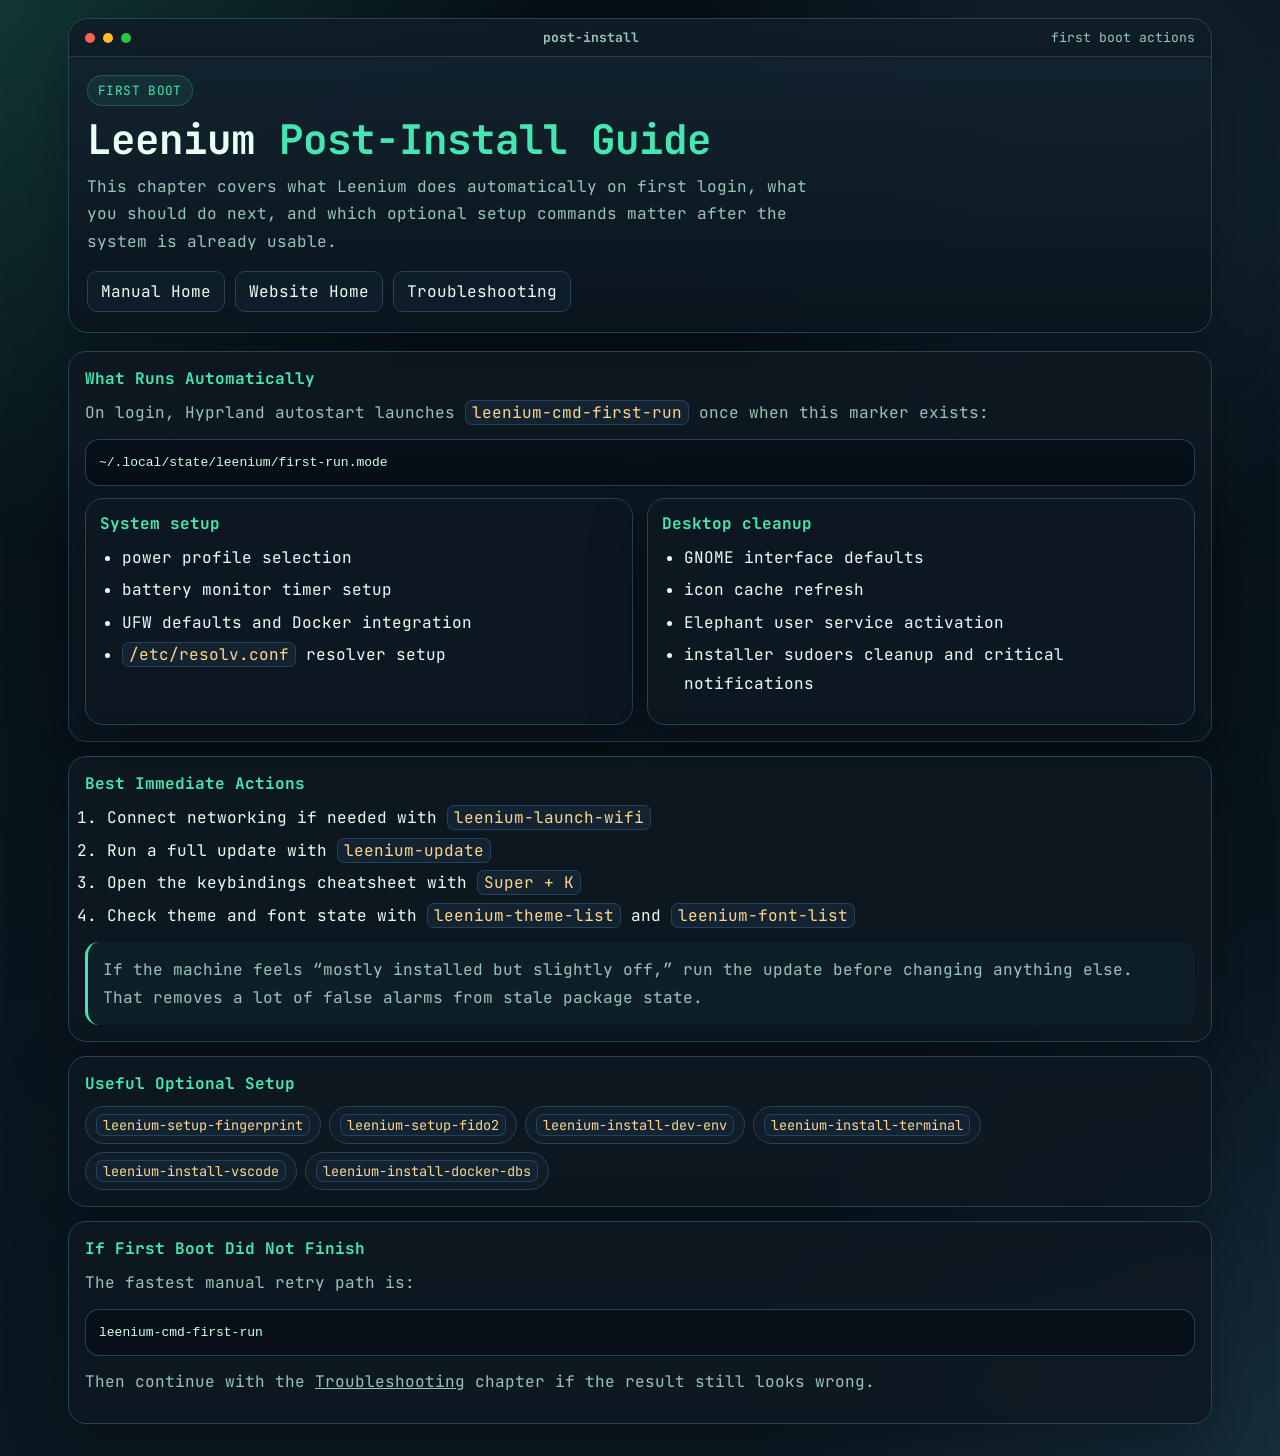
<file: manual/post-install/index.html>
<!doctype html>
<html lang="en">
<head>
  <meta charset="UTF-8" />
  <meta name="viewport" content="width=device-width, initial-scale=1.0" />
  <title>Leenium Post-Install Guide</title>
  <link rel="icon" type="image/x-icon" href="../../favicon.ico" />
  <link rel="preconnect" href="https://fonts.googleapis.com">
  <link rel="preconnect" href="https://fonts.gstatic.com" crossorigin>
  <link href="https://fonts.googleapis.com/css2?family=JetBrains+Mono:wght@400;600&display=swap" rel="stylesheet">
  <link rel="stylesheet" href="../style.css" />
</head>
<body>
  <div class="wrapper">
    <header class="top">
      <div class="chrome">
        <div class="dots" aria-hidden="true">
          <span class="dot r"></span><span class="dot y"></span><span class="dot g"></span>
        </div>
        <strong>post-install</strong>
        <span>first boot actions</span>
      </div>
      <div class="top-body">
        <span class="eyebrow">First Boot</span>
        <h1 class="title">Leenium <span class="title-accent">Post-Install Guide</span></h1>
        <p class="subtitle">This chapter covers what Leenium does automatically on first login, what you should do next, and which optional setup commands matter after the system is already usable.</p>
        <nav class="nav">
          <a href="../">Manual Home</a>
          <a href="../../">Website Home</a>
          <a href="../troubleshooting/">Troubleshooting</a>
        </nav>
      </div>
    </header>

    <section class="section">
      <h2>What Runs Automatically</h2>
      <p>On login, Hyprland autostart launches <code>leenium-cmd-first-run</code> once when this marker exists:</p>
      <pre>~/.local/state/leenium/first-run.mode</pre>
      <div class="columns-2">
        <div class="mini-card">
          <h3>System setup</h3>
          <ul>
            <li>power profile selection</li>
            <li>battery monitor timer setup</li>
            <li>UFW defaults and Docker integration</li>
            <li><code>/etc/resolv.conf</code> resolver setup</li>
          </ul>
        </div>
        <div class="mini-card">
          <h3>Desktop cleanup</h3>
          <ul>
            <li>GNOME interface defaults</li>
            <li>icon cache refresh</li>
            <li>Elephant user service activation</li>
            <li>installer sudoers cleanup and critical notifications</li>
          </ul>
        </div>
      </div>
    </section>

    <section class="section">
      <h2>Best Immediate Actions</h2>
      <ol>
        <li>Connect networking if needed with <code>leenium-launch-wifi</code></li>
        <li>Run a full update with <code>leenium-update</code></li>
        <li>Open the keybindings cheatsheet with <code>Super + K</code></li>
        <li>Check theme and font state with <code>leenium-theme-list</code> and <code>leenium-font-list</code></li>
      </ol>
      <div class="callout">
        <p>If the machine feels “mostly installed but slightly off,” run the update before changing anything else. That removes a lot of false alarms from stale package state.</p>
      </div>
    </section>

    <section class="section">
      <h2>Useful Optional Setup</h2>
      <div class="pill-row">
        <span class="pill"><code>leenium-setup-fingerprint</code></span>
        <span class="pill"><code>leenium-setup-fido2</code></span>
        <span class="pill"><code>leenium-install-dev-env</code></span>
        <span class="pill"><code>leenium-install-terminal</code></span>
        <span class="pill"><code>leenium-install-vscode</code></span>
        <span class="pill"><code>leenium-install-docker-dbs</code></span>
      </div>
    </section>

    <section class="section">
      <h2>If First Boot Did Not Finish</h2>
      <p>The fastest manual retry path is:</p>
      <pre>leenium-cmd-first-run</pre>
      <p>Then continue with the <a href="../troubleshooting/">Troubleshooting</a> chapter if the result still looks wrong.</p>
    </section>
  </div>
</body>
</html>
</file>
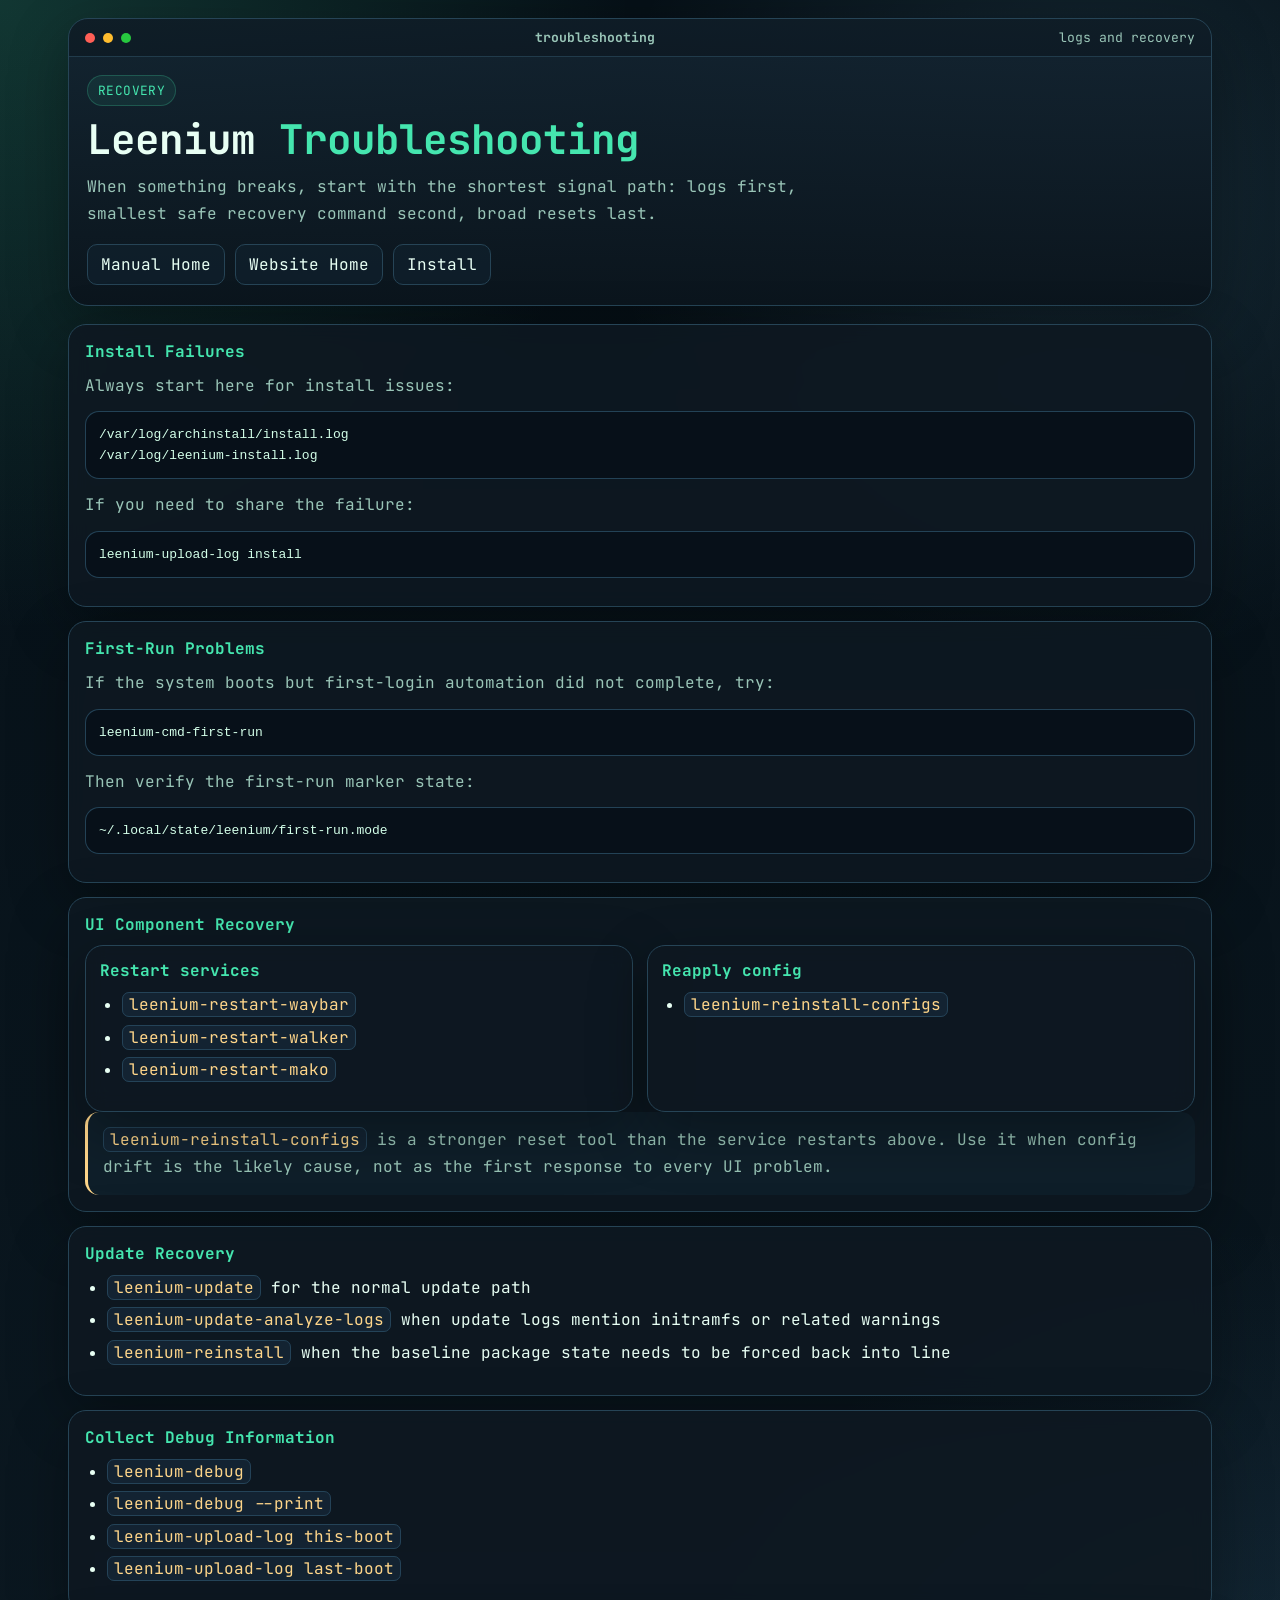
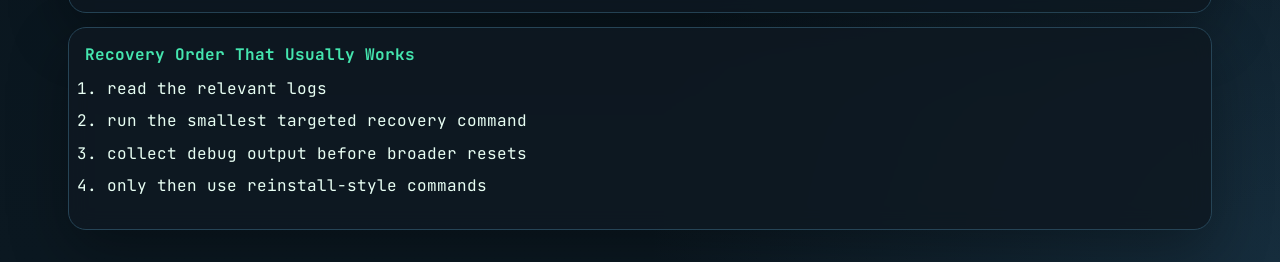
<file: manual/troubleshooting/index.html>
<!doctype html>
<html lang="en">
<head>
  <meta charset="UTF-8" />
  <meta name="viewport" content="width=device-width, initial-scale=1.0" />
  <title>Leenium Troubleshooting</title>
  <link rel="icon" type="image/x-icon" href="../../favicon.ico" />
  <link rel="preconnect" href="https://fonts.googleapis.com">
  <link rel="preconnect" href="https://fonts.gstatic.com" crossorigin>
  <link href="https://fonts.googleapis.com/css2?family=JetBrains+Mono:wght@400;600&display=swap" rel="stylesheet">
  <link rel="stylesheet" href="../style.css" />
</head>
<body>
  <div class="wrapper">
    <header class="top">
      <div class="chrome">
        <div class="dots" aria-hidden="true">
          <span class="dot r"></span><span class="dot y"></span><span class="dot g"></span>
        </div>
        <strong>troubleshooting</strong>
        <span>logs and recovery</span>
      </div>
      <div class="top-body">
        <span class="eyebrow">Recovery</span>
        <h1 class="title">Leenium <span class="title-accent">Troubleshooting</span></h1>
        <p class="subtitle">When something breaks, start with the shortest signal path: logs first, smallest safe recovery command second, broad resets last.</p>
        <nav class="nav">
          <a href="../">Manual Home</a>
          <a href="../../">Website Home</a>
          <a href="../install/">Install</a>
        </nav>
      </div>
    </header>

    <section class="section">
      <h2>Install Failures</h2>
      <p>Always start here for install issues:</p>
      <pre>/var/log/archinstall/install.log
/var/log/leenium-install.log</pre>
      <p>If you need to share the failure:</p>
      <pre>leenium-upload-log install</pre>
    </section>

    <section class="section">
      <h2>First-Run Problems</h2>
      <p>If the system boots but first-login automation did not complete, try:</p>
      <pre>leenium-cmd-first-run</pre>
      <p>Then verify the first-run marker state:</p>
      <pre>~/.local/state/leenium/first-run.mode</pre>
    </section>

    <section class="section">
      <h2>UI Component Recovery</h2>
      <div class="columns-2">
        <div class="mini-card">
          <h3>Restart services</h3>
          <ul>
            <li><code>leenium-restart-waybar</code></li>
            <li><code>leenium-restart-walker</code></li>
            <li><code>leenium-restart-mako</code></li>
          </ul>
        </div>
        <div class="mini-card">
          <h3>Reapply config</h3>
          <ul>
            <li><code>leenium-reinstall-configs</code></li>
          </ul>
        </div>
      </div>
      <div class="callout warn">
        <p><code>leenium-reinstall-configs</code> is a stronger reset tool than the service restarts above. Use it when config drift is the likely cause, not as the first response to every UI problem.</p>
      </div>
    </section>

    <section class="section">
      <h2>Update Recovery</h2>
      <ul>
        <li><code>leenium-update</code> for the normal update path</li>
        <li><code>leenium-update-analyze-logs</code> when update logs mention initramfs or related warnings</li>
        <li><code>leenium-reinstall</code> when the baseline package state needs to be forced back into line</li>
      </ul>
    </section>

    <section class="section">
      <h2>Collect Debug Information</h2>
      <ul>
        <li><code>leenium-debug</code></li>
        <li><code>leenium-debug --print</code></li>
        <li><code>leenium-upload-log this-boot</code></li>
        <li><code>leenium-upload-log last-boot</code></li>
      </ul>
    </section>

    <section class="section">
      <h2>Recovery Order That Usually Works</h2>
      <ol>
        <li>read the relevant logs</li>
        <li>run the smallest targeted recovery command</li>
        <li>collect debug output before broader resets</li>
        <li>only then use reinstall-style commands</li>
      </ol>
    </section>
  </div>
</body>
</html>
</file>
<file: manual/style.css>
:root {
  --bg: #061017;
  --bg-2: #0b1821;
  --panel: rgba(14, 25, 34, 0.88);
  --panel-strong: rgba(18, 31, 42, 0.96);
  --panel-soft: rgba(16, 33, 45, 0.72);
  --line: #264456;
  --line-strong: #3b6b84;
  --text: #e8fff4;
  --muted: #99c5b7;
  --accent: #45e6af;
  --accent-2: #7fd6ff;
  --warn: #ffd68a;
  --danger: #ff938a;
  --shadow: 0 20px 60px rgba(0, 0, 0, 0.32);
}

* {
  box-sizing: border-box;
}

html {
  scroll-behavior: smooth;
}

body {
  margin: 0;
  min-height: 100vh;
  color: var(--text);
  font-family: "JetBrains Mono", ui-monospace, SFMono-Regular, Menlo, Consolas, monospace;
  background:
    radial-gradient(circle at top left, rgba(70, 230, 175, 0.18) 0%, transparent 28%),
    radial-gradient(circle at 85% 10%, rgba(127, 214, 255, 0.12) 0%, transparent 24%),
    radial-gradient(circle at bottom right, rgba(61, 120, 160, 0.22) 0%, transparent 28%),
    linear-gradient(180deg, var(--bg) 0%, var(--bg-2) 100%);
}

a {
  color: inherit;
}

.wrapper {
  width: min(1180px, 100%);
  margin: 0 auto;
  padding: 18px;
}

.top {
  border: 1px solid var(--line);
  border-radius: 20px;
  overflow: hidden;
  background:
    linear-gradient(180deg, rgba(19, 36, 49, 0.94) 0%, rgba(11, 21, 29, 0.98) 100%);
  box-shadow: var(--shadow);
  margin-bottom: 18px;
}

.chrome {
  display: flex;
  align-items: center;
  justify-content: space-between;
  gap: 12px;
  padding: 10px 16px;
  font-size: 0.82rem;
  color: var(--muted);
  border-bottom: 1px solid rgba(38, 68, 86, 0.8);
  background: rgba(0, 0, 0, 0.2);
}

.dots {
  display: flex;
  gap: 8px;
}

.dot {
  width: 10px;
  height: 10px;
  border-radius: 50%;
}

.dot.r { background: #ff5f56; }
.dot.y { background: #ffbd2e; }
.dot.g { background: #27c93f; }

.top-body {
  padding: 18px 18px 20px;
}

.eyebrow {
  display: inline-block;
  margin-bottom: 12px;
  padding: 6px 10px;
  border-radius: 999px;
  border: 1px solid rgba(69, 230, 175, 0.22);
  background: rgba(69, 230, 175, 0.08);
  color: var(--accent);
  font-size: 0.8rem;
  letter-spacing: 0.03em;
  text-transform: uppercase;
}

.title {
  margin: 0;
  font-size: clamp(1.5rem, 4vw, 2.55rem);
  line-height: 1.05;
  color: var(--text);
}

.title-accent {
  color: var(--accent);
}

.subtitle {
  margin: 12px 0 0;
  max-width: 74ch;
  color: var(--muted);
  line-height: 1.72;
}

.nav {
  display: flex;
  flex-wrap: wrap;
  gap: 10px;
  margin-top: 16px;
}

.nav a,
a.button,
.button {
  display: inline-flex;
  align-items: center;
  justify-content: center;
  gap: 8px;
  min-height: 40px;
  padding: 9px 13px;
  border-radius: 10px;
  border: 1px solid var(--line);
  background: var(--panel-soft);
  color: var(--text);
  text-decoration: none;
  transition: border-color 120ms ease, transform 120ms ease, background 120ms ease;
}

.nav a:hover,
.button:hover,
.nav a:focus-visible,
.button:focus-visible {
  outline: none;
  border-color: var(--line-strong);
  background: rgba(21, 42, 58, 0.9);
  transform: translateY(-1px);
}

.button.primary {
  border-color: rgba(69, 230, 175, 0.32);
  background: linear-gradient(180deg, rgba(69, 230, 175, 0.16), rgba(22, 67, 56, 0.68));
}

.hero-grid,
.grid {
  display: grid;
  grid-template-columns: repeat(auto-fit, minmax(260px, 1fr));
  gap: 14px;
}

.hero-grid {
  margin-bottom: 16px;
}

.card,
.section,
.mini-card {
  border: 1px solid var(--line);
  border-radius: 18px;
  background: var(--panel);
  backdrop-filter: blur(10px);
  box-shadow: var(--shadow);
}

.card,
.section {
  padding: 16px;
}

.mini-card {
  padding: 14px;
}

.card h2,
.section h2,
.mini-card h2,
.mini-card h3 {
  margin: 0 0 10px;
  font-size: 1rem;
  color: var(--accent);
}

.card p,
.section p,
.mini-card p {
  margin: 0 0 12px;
  color: var(--muted);
  line-height: 1.72;
}

.section {
  margin-bottom: 14px;
}

.section-intro {
  display: flex;
  align-items: start;
  justify-content: space-between;
  gap: 14px;
  margin-bottom: 14px;
}

.section-intro p:last-child {
  margin-bottom: 0;
}

.pill-row {
  display: flex;
  flex-wrap: wrap;
  gap: 8px;
  margin-top: 12px;
}

.pill {
  display: inline-flex;
  align-items: center;
  gap: 6px;
  padding: 7px 10px;
  border-radius: 999px;
  border: 1px solid var(--line);
  background: rgba(18, 31, 42, 0.9);
  color: var(--muted);
  font-size: 0.85rem;
}

.callout {
  border-left: 3px solid var(--accent);
  border-radius: 14px;
  background: rgba(16, 33, 45, 0.86);
  padding: 14px 15px;
}

.callout.warn {
  border-left-color: var(--warn);
}

.callout.danger {
  border-left-color: var(--danger);
}

.callout p:last-child,
.callout ul:last-child,
.callout ol:last-child {
  margin-bottom: 0;
}

.shell-note {
  margin: 0 0 14px;
  border: 1px solid var(--line);
  border-radius: 14px;
  background: rgba(10, 21, 31, 0.9);
  padding: 12px 14px;
  color: var(--muted);
}

.shell-note code {
  color: var(--warn);
}

.columns-2 {
  display: grid;
  grid-template-columns: repeat(2, minmax(0, 1fr));
  gap: 14px;
}

.stats {
  display: grid;
  grid-template-columns: repeat(auto-fit, minmax(180px, 1fr));
  gap: 12px;
}

.stat {
  padding: 14px;
  border-radius: 16px;
  border: 1px solid rgba(59, 107, 132, 0.6);
  background: rgba(12, 24, 33, 0.85);
}

.stat strong {
  display: block;
  color: var(--accent);
  margin-bottom: 6px;
  font-size: 1.15rem;
}

ul,
ol {
  margin: 0 0 12px;
  padding-left: 22px;
  line-height: 1.78;
}

li + li {
  margin-top: 4px;
}

code {
  font-family: inherit;
  color: var(--warn);
  background: rgba(19, 36, 52, 0.95);
  border: 1px solid rgba(37, 69, 90, 0.95);
  border-radius: 7px;
  padding: 1px 6px;
}

pre {
  margin: 0 0 12px;
  padding: 12px 13px;
  overflow-x: auto;
  border-radius: 14px;
  border: 1px solid rgba(37, 69, 90, 0.95);
  background: rgba(8, 17, 25, 0.96);
  color: #d3ffe9;
  line-height: 1.62;
}

.searchbar {
  display: flex;
  align-items: center;
  gap: 9px;
  margin-bottom: 14px;
  padding: 10px 12px;
  border: 1px solid var(--line);
  border-radius: 14px;
  background: rgba(10, 21, 31, 0.92);
}

.searchbar input {
  width: 100%;
  min-width: 0;
  border: 0;
  outline: none;
  background: transparent;
  color: var(--text);
  font: inherit;
}

.kbd-shell > .section {
  margin-bottom: 14px;
}

.kbd-table {
  width: 100%;
  border-collapse: collapse;
  font-size: 0.93rem;
}

.kbd-table th,
.kbd-table td {
  padding: 10px 8px;
  text-align: left;
  vertical-align: top;
  border-bottom: 1px solid rgba(32, 56, 72, 0.95);
}

.kbd-table th {
  color: var(--muted);
  font-weight: 600;
}

.kbd-table tr.hidden {
  display: none;
}

.footer {
  margin-top: 14px;
  color: var(--muted);
  font-size: 0.86rem;
  line-height: 1.65;
}

.footer-links {
  display: flex;
  flex-wrap: wrap;
  gap: 10px;
  margin-top: 12px;
}

@media (max-width: 860px) {
  .columns-2 {
    grid-template-columns: 1fr;
  }
}

@media (max-width: 760px) {
  .wrapper {
    padding: 12px;
  }

  .chrome {
    flex-wrap: wrap;
  }

  .top-body {
    padding: 16px;
  }

  .grid,
  .hero-grid,
  .stats {
    grid-template-columns: 1fr;
  }

  .section-intro {
    display: block;
  }
}
</file>
